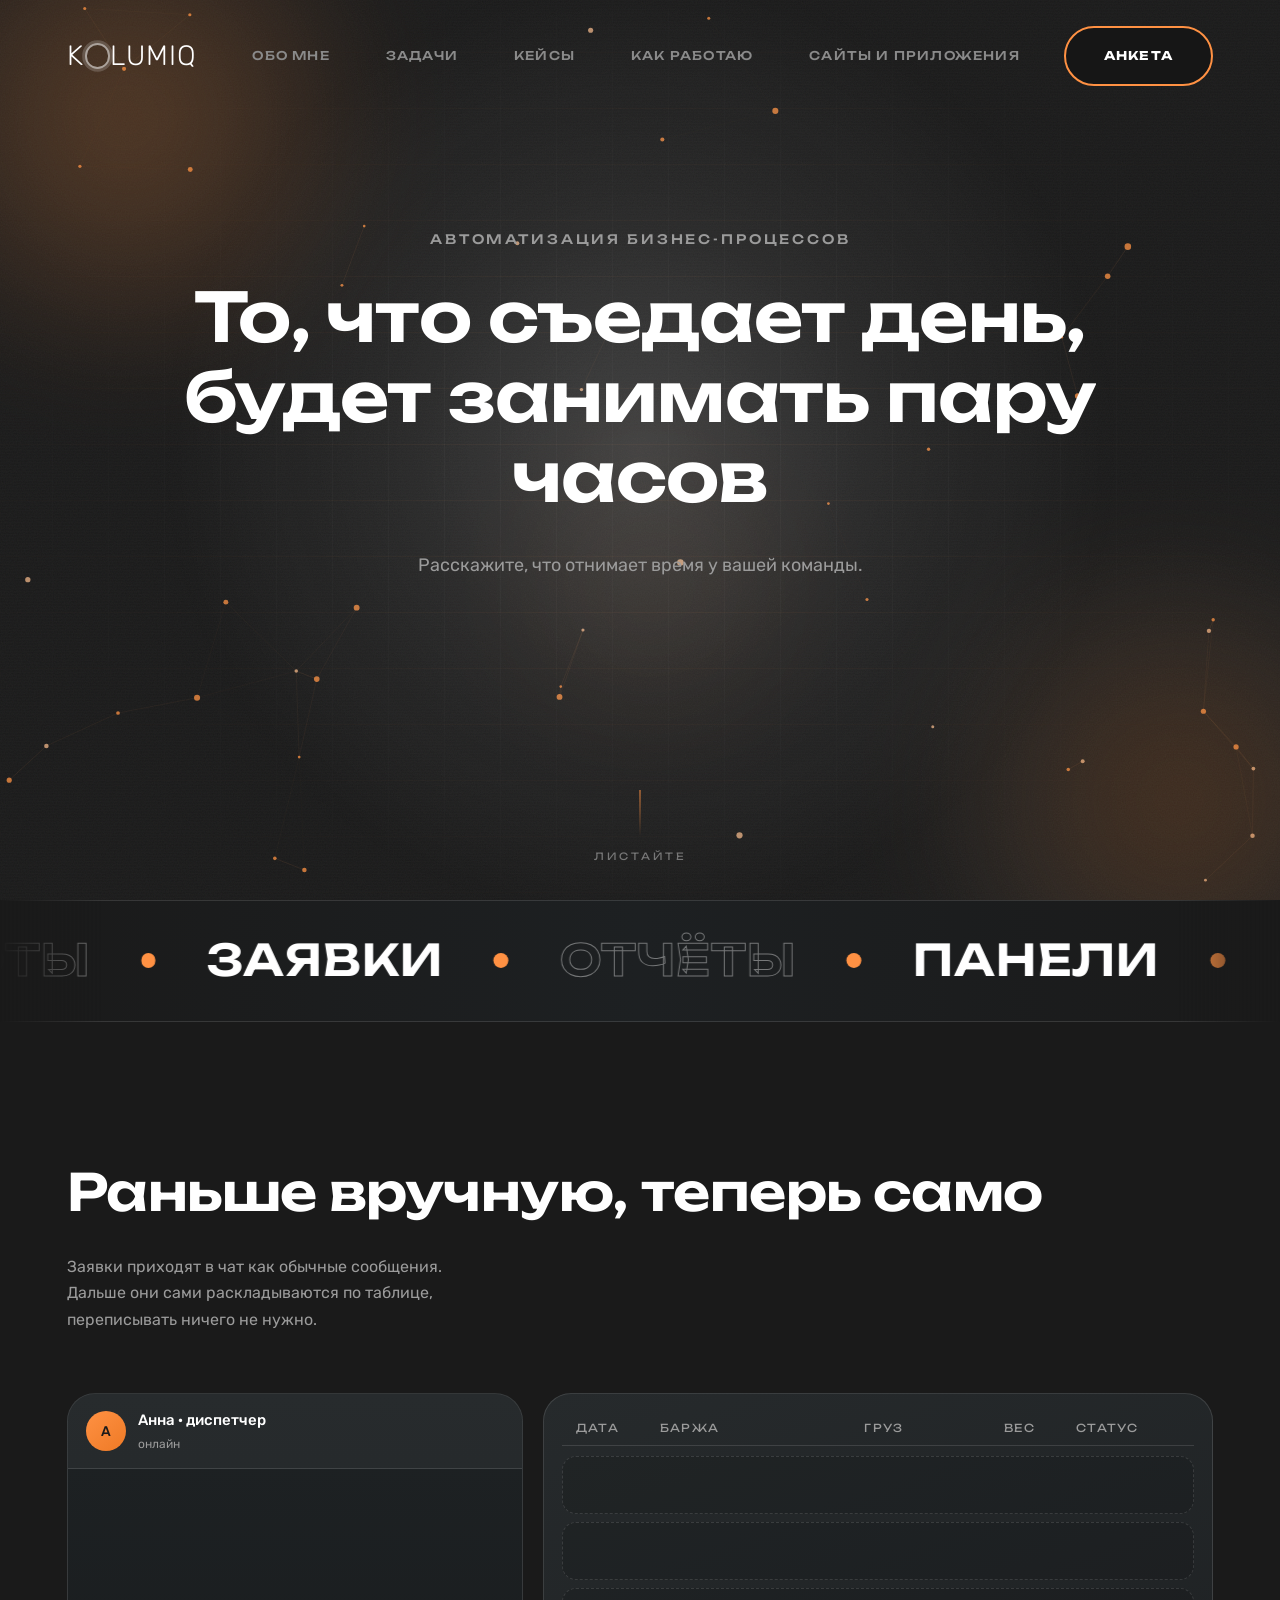
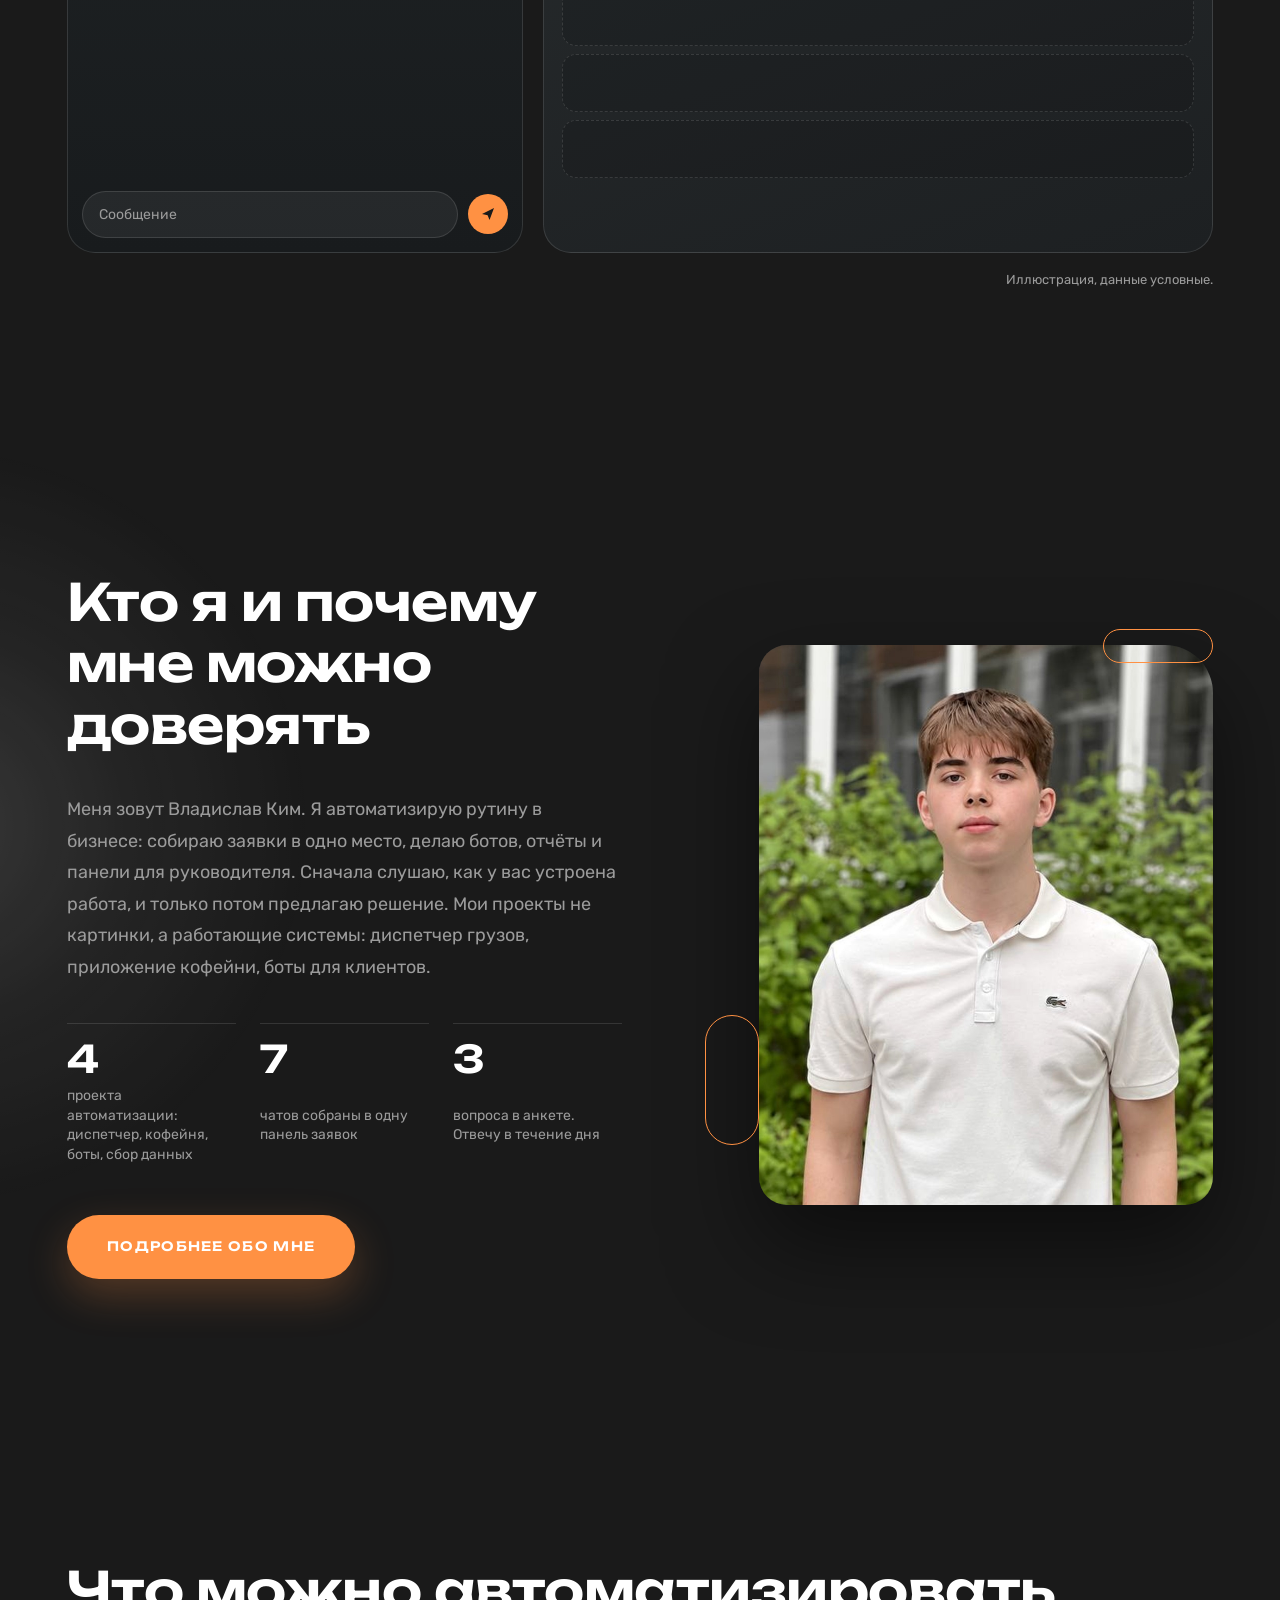
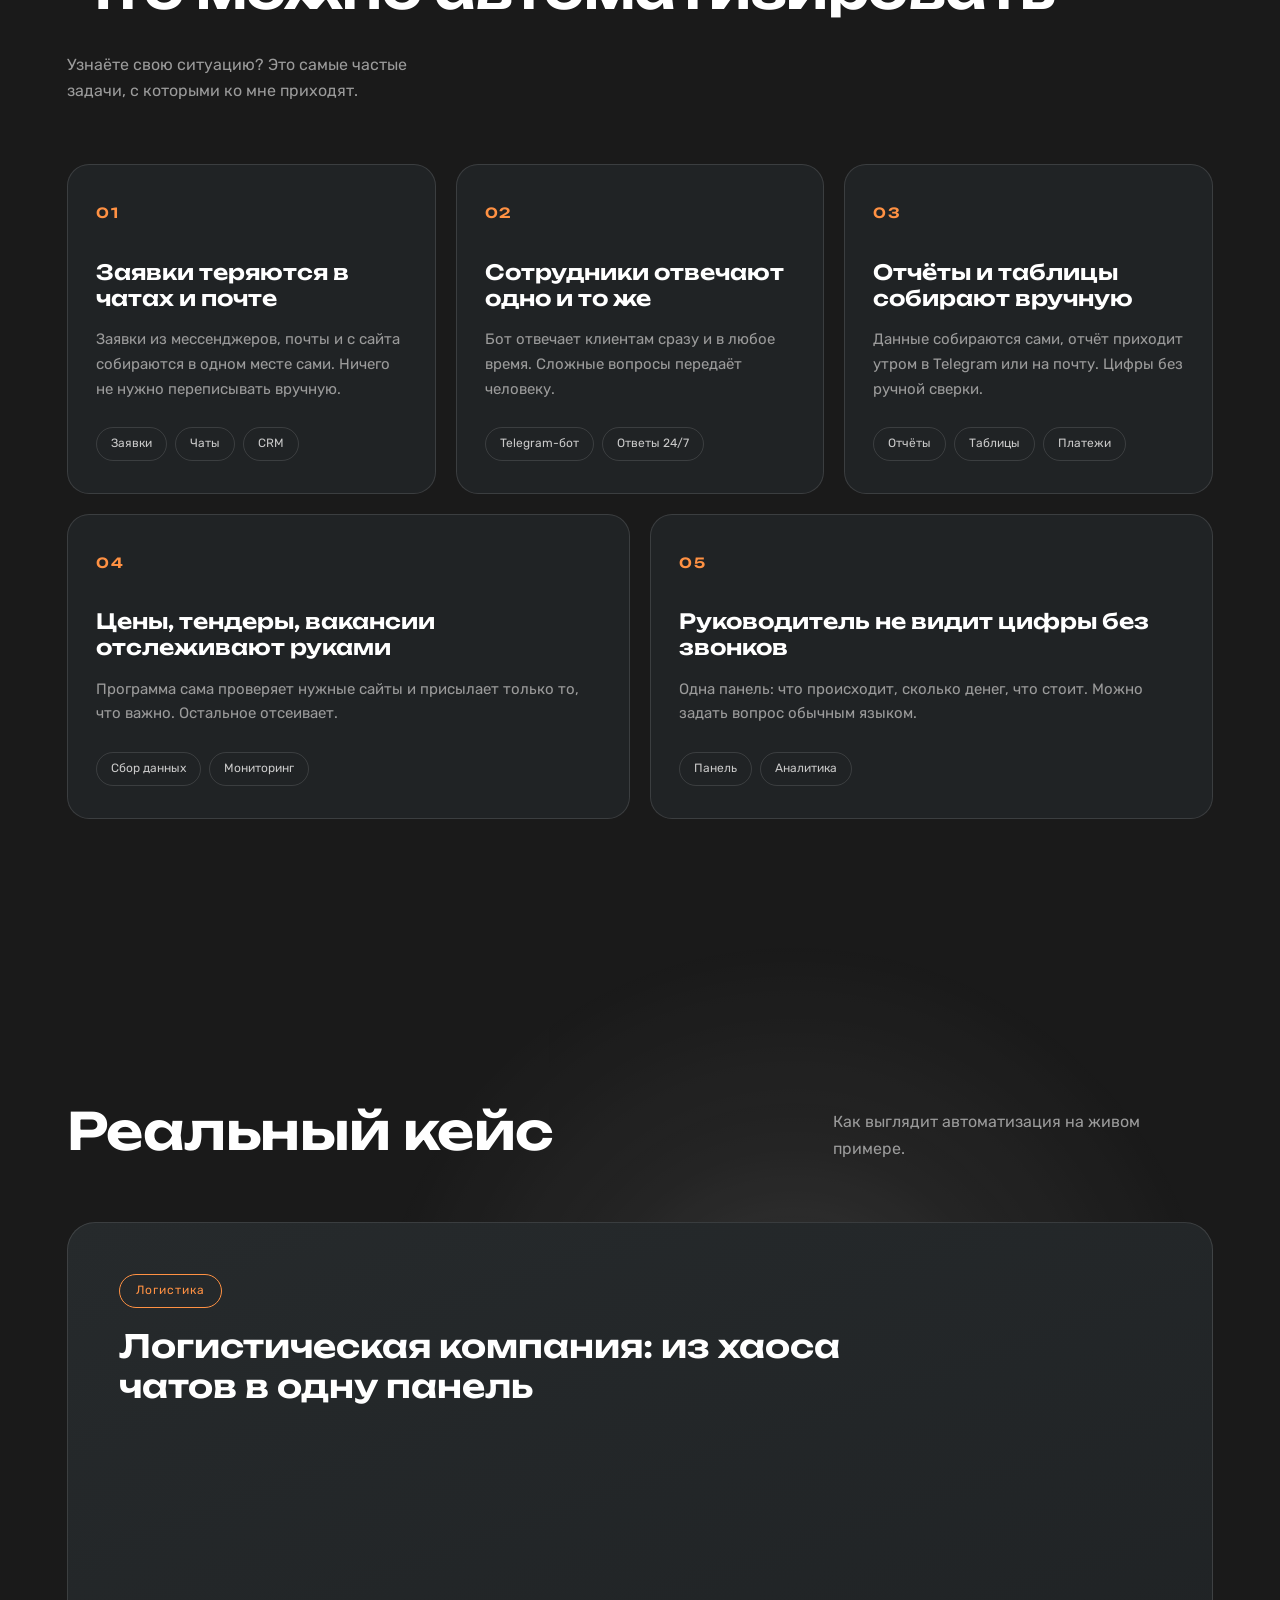
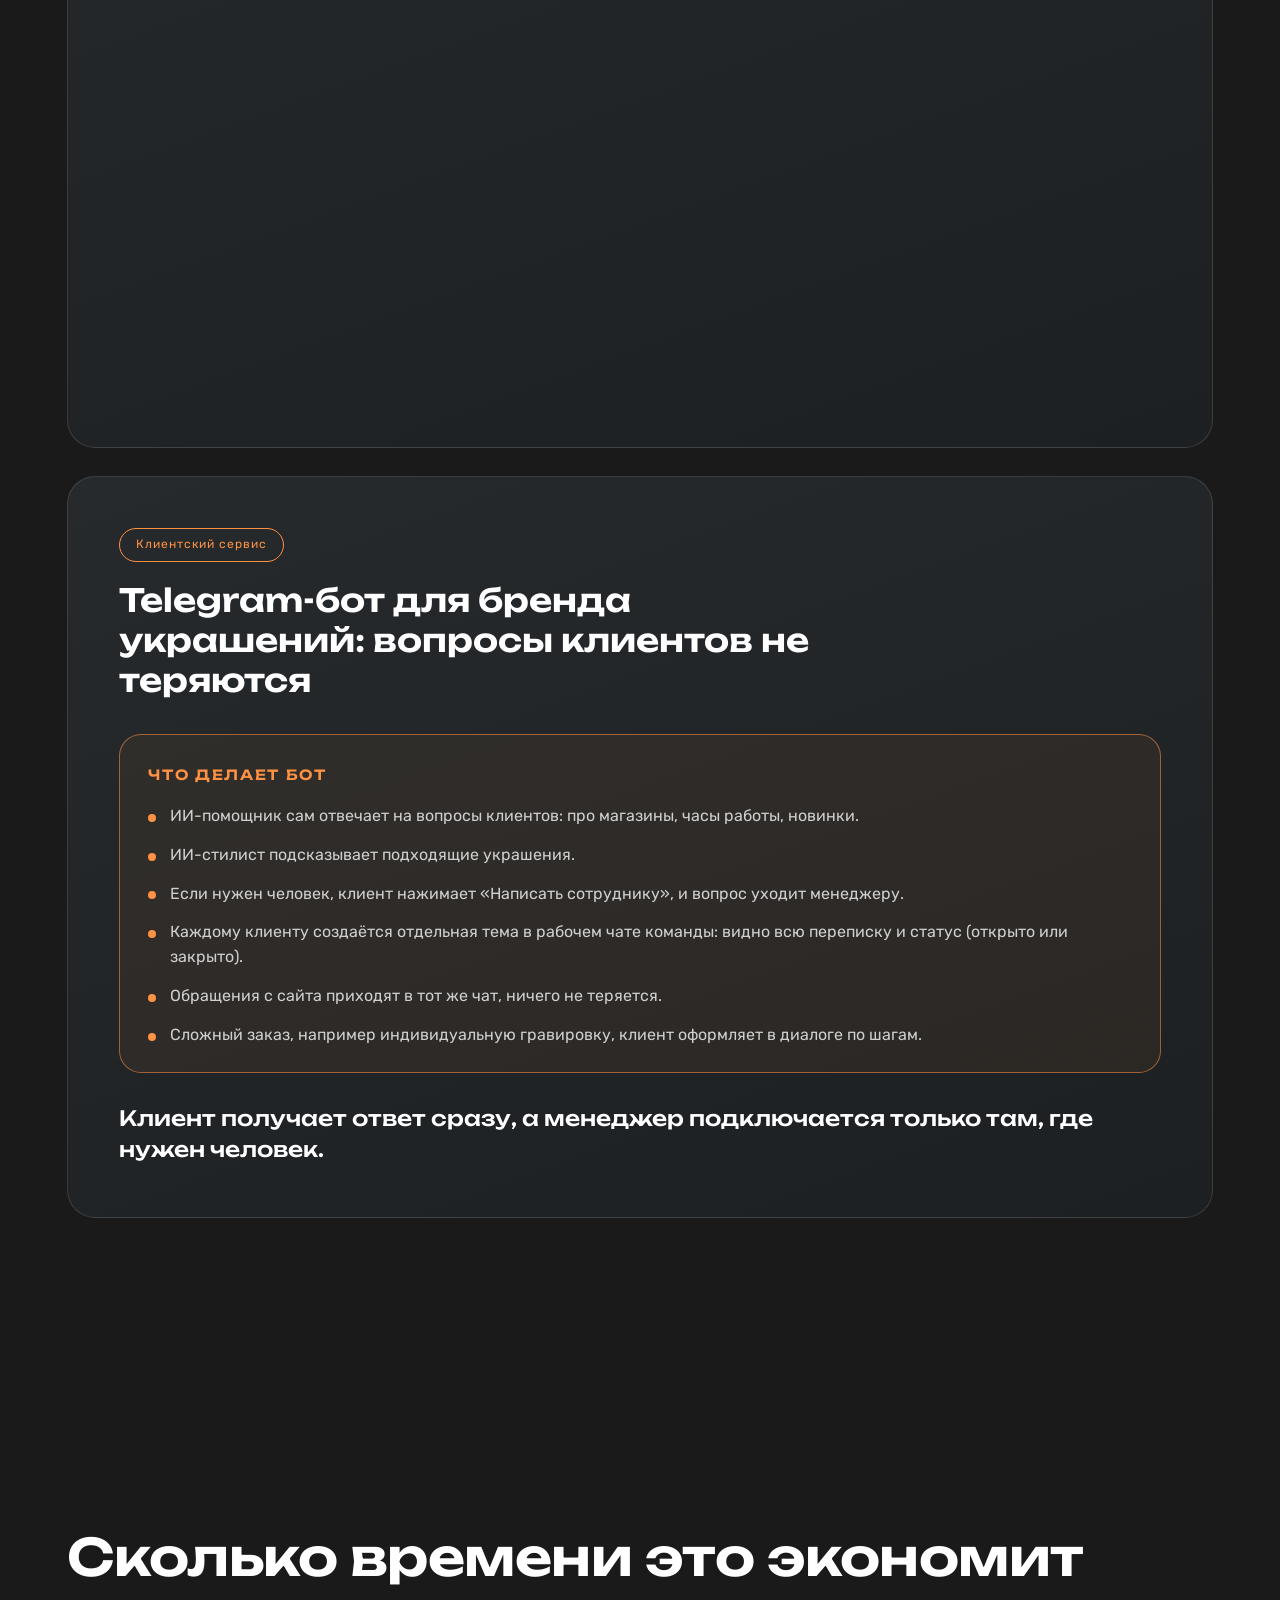
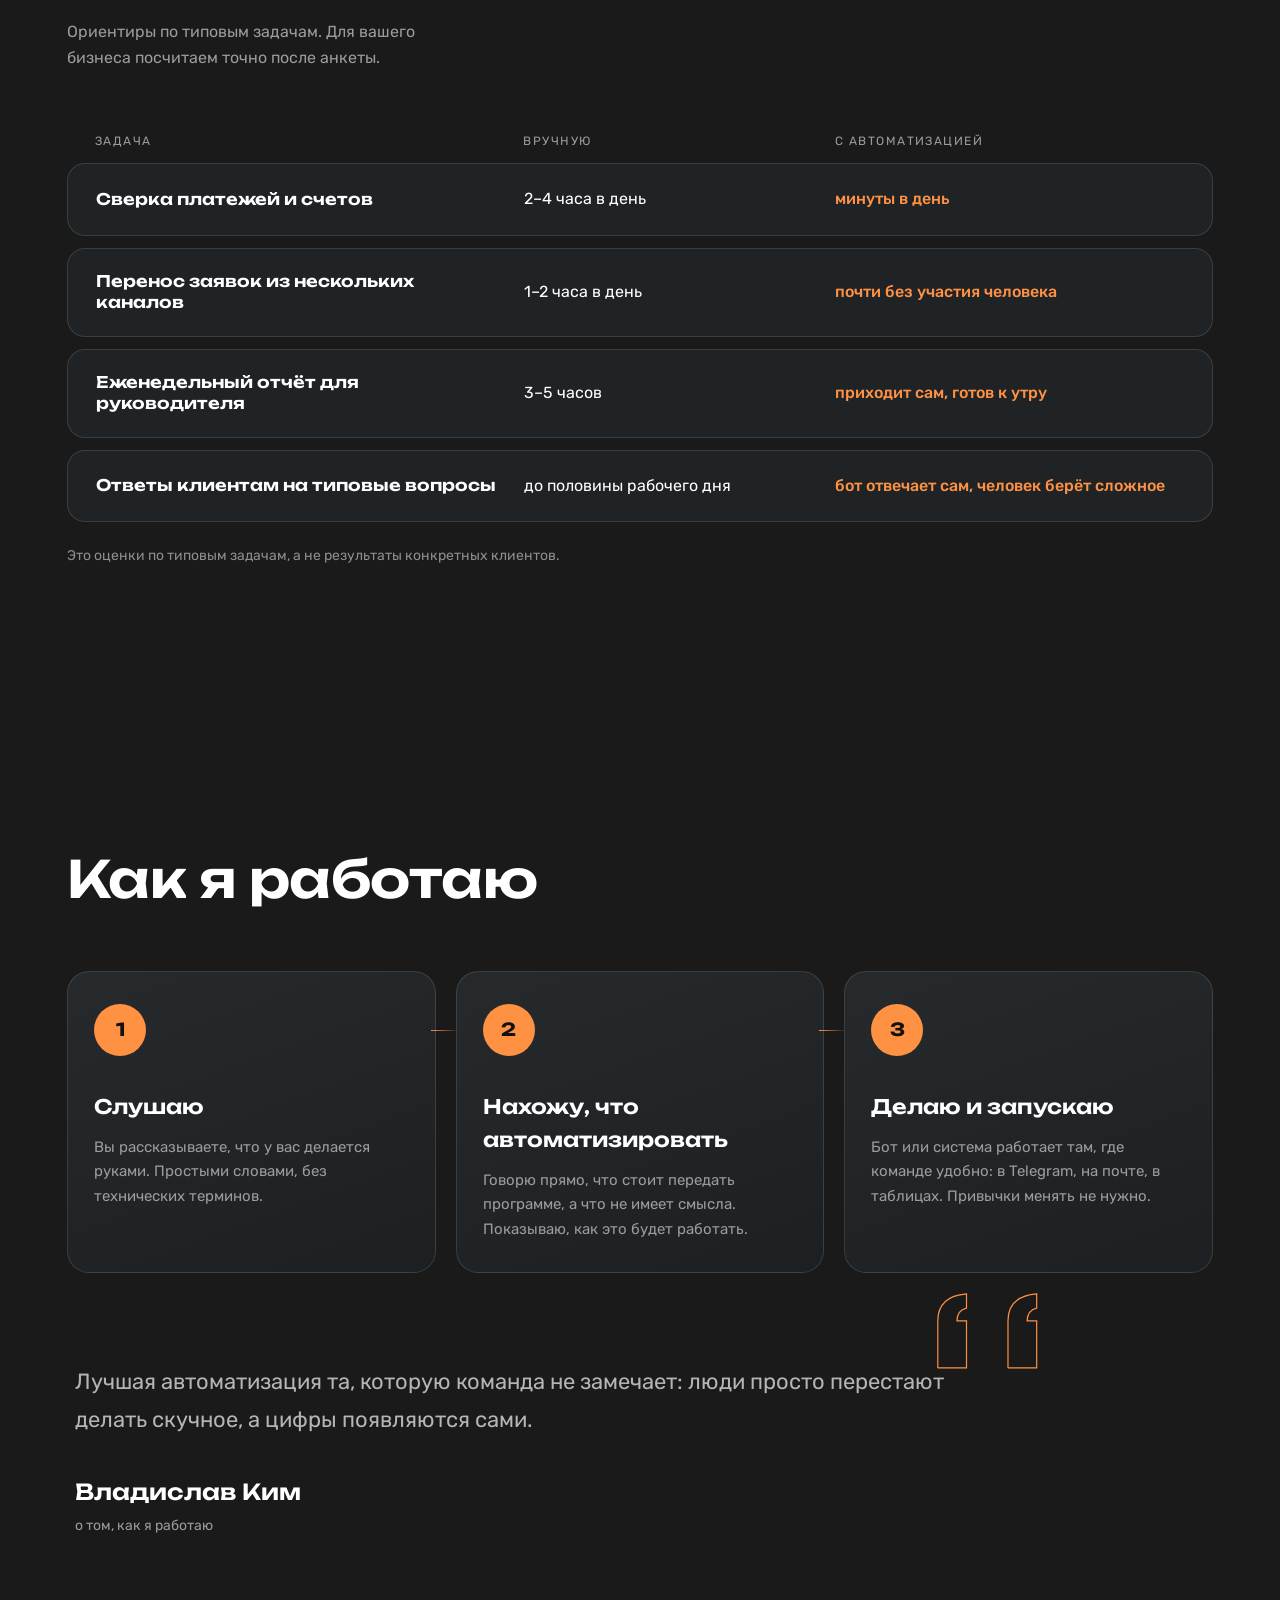
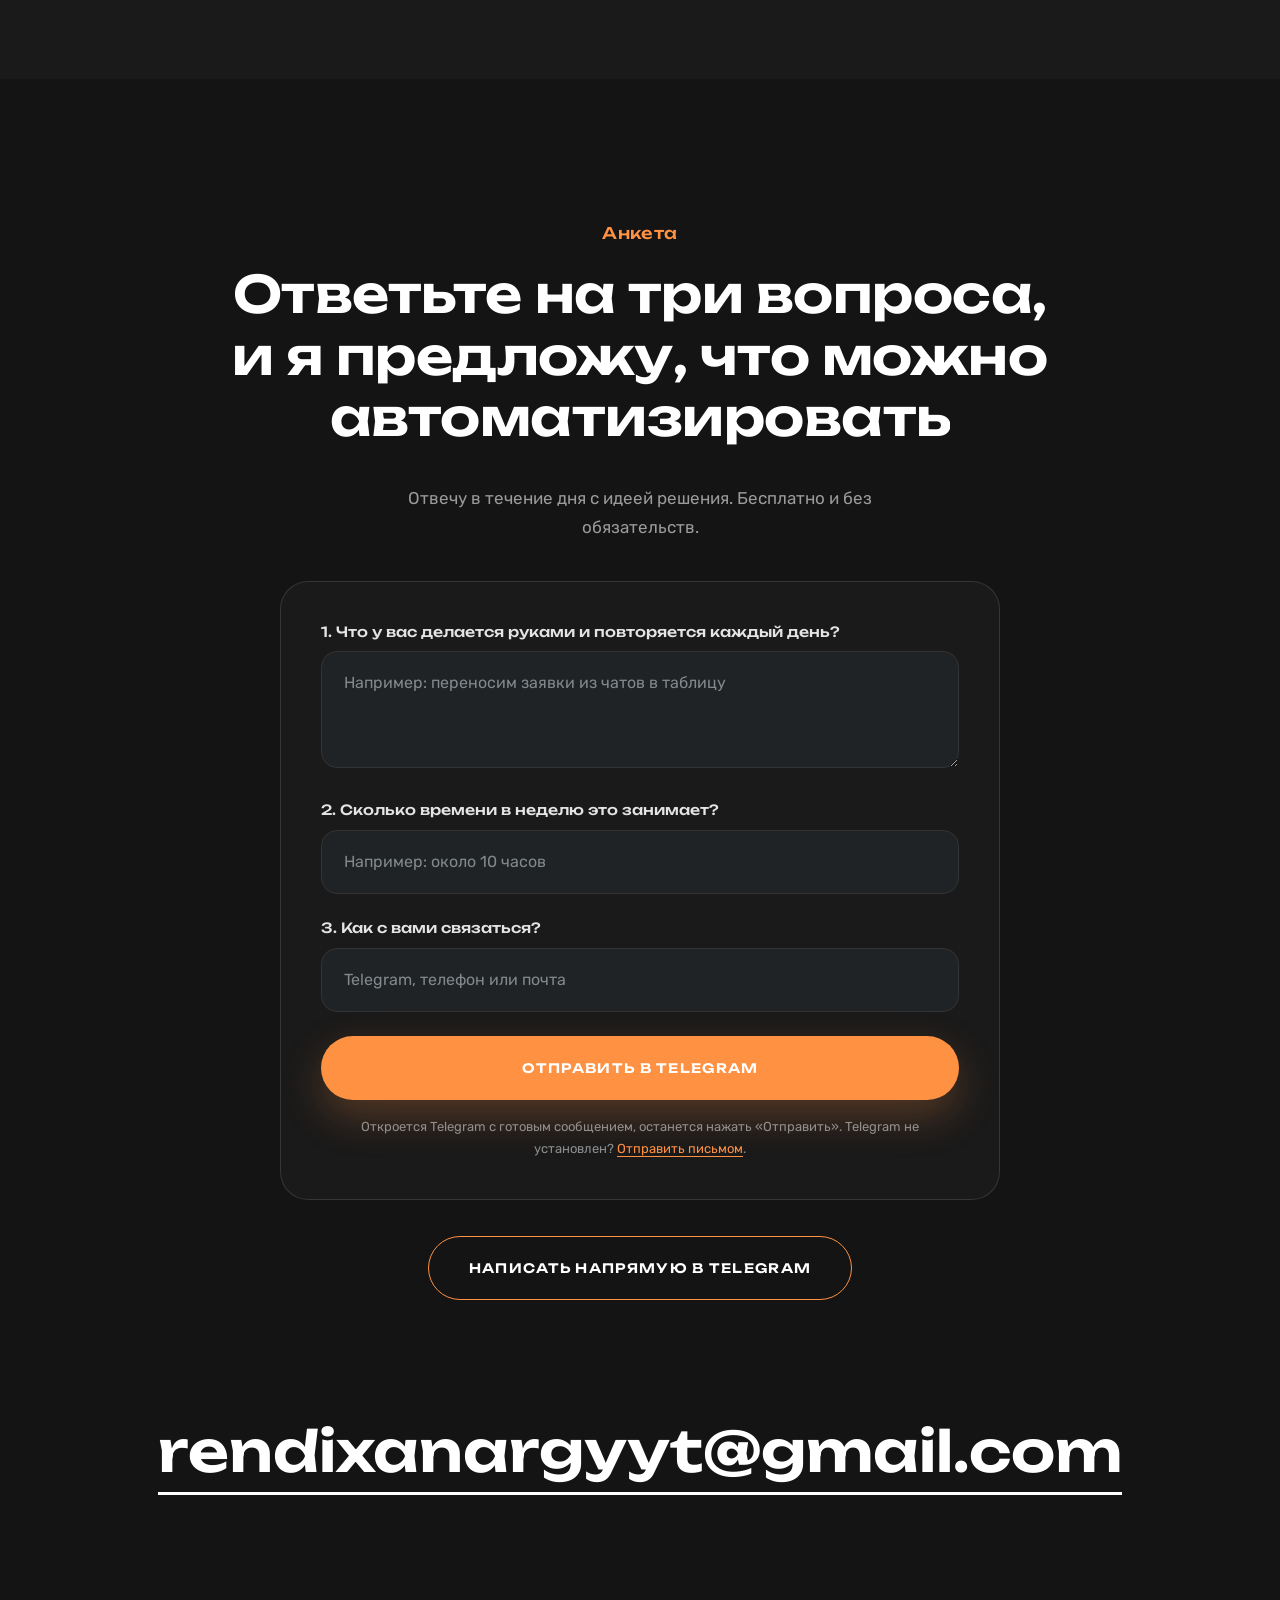
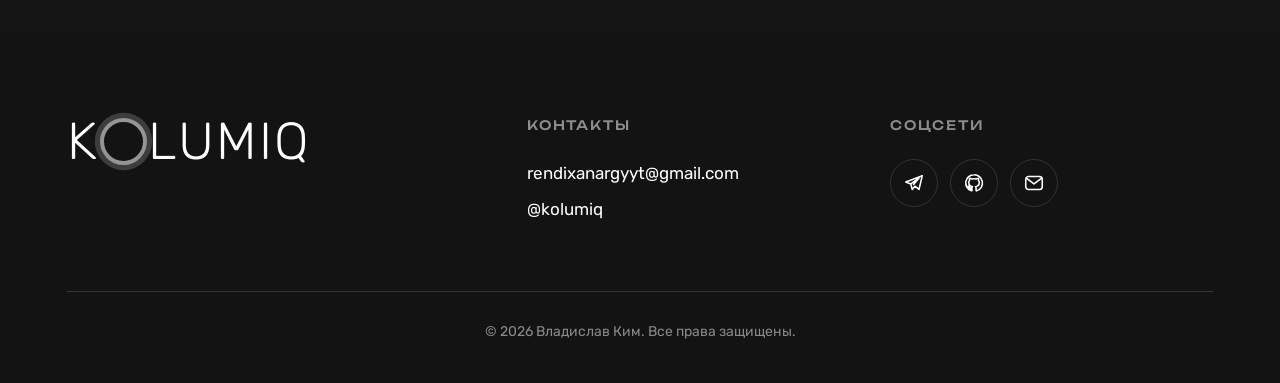
<file: index.html>
<!doctype html>
<html lang="ru">
<head>
  <meta charset="utf-8">
  <meta name="viewport" content="width=device-width, initial-scale=1">
  <meta name="theme-color" content="#1a1a1a">
  <title>Владислав Ким — автоматизация бизнеса</title>
  <meta name="description" content="Владислав Ким: автоматизирую рутину в бизнесе — боты, сбор заявок, отчёты, панели для руководителя. Расскажите о задаче, предложу решение.">
  <meta property="og:title" content="Владислав Ким — автоматизация бизнеса">
  <meta property="og:description" content="Боты, сбор заявок, отчёты и панели для руководителя. То, что съедает день, занимает пару часов.">
  <link rel="icon" href="data:image/svg+xml,%3Csvg xmlns='http://www.w3.org/2000/svg' viewBox='0 0 32 32'%3E%3Crect width='32' height='32' rx='8' fill='%231a1a1a'/%3E%3Ccircle cx='16' cy='16' r='7' fill='none' stroke='%23ff9143' stroke-width='3'/%3E%3C/svg%3E">
  <script>document.documentElement.classList.add('js')</script>
  <link rel="stylesheet" href="css/styles.css?v=20261012a">
  <link rel="stylesheet" href="css/motion.css?v=20261012a">
  <link rel="stylesheet" href="css/bg.css?v=20261024a">
  <link rel="stylesheet" href="css/demo.css?v=20261015f">
  <noscript><style>.loader,.progress,.cursor{display:none!important}body.is-loading{overflow:auto!important}.hdr{transform:none!important}</style></noscript>
</head>
<body class="is-loading">
  <div class="amb" aria-hidden="true"><canvas class="amb-fx" id="ambFx"></canvas><i class="amb-glow amb-a"></i><i class="amb-glow amb-b"></i><i class="amb-glow amb-c"></i><i class="amb-grid"></i><i class="amb-scan"></i><i class="amb-grain"></i></div>
  <div class="loader" id="loader" aria-hidden="true"><div class="ld-in"><span class="ld-ring"></span><span class="ld-txt">KOLUMIQ</span></div><div class="ld-bar"><i></i></div></div>
  <div class="progress" id="progress"><i></i></div>
  <div class="cursor" id="cursor" aria-hidden="true"><i class="c-dot"></i><i class="c-ring"><span class="c-txt"></span></i></div>

  <header class="hdr" id="hdr">
    <div class="hdr-in">
      <a class="logo" href="#top" aria-label="Kolumiq, на главную"><span>K</span><i class="ring"></i><span>LUMIQ</span></a>
      <nav class="nav" id="nav" aria-label="Основное меню">
        <span class="nav-ind" id="navInd"></span>
        <a href="#about" data-nav="about">Обо мне</a>
        <a href="#services" data-nav="services">Задачи</a>
        <a href="#case" data-nav="case">Кейсы</a>
        <a href="#process" data-nav="process">Как работаю</a>
        <a href="sites.html" data-nav="sites">Сайты и приложения</a>
        <a class="pill" href="#contact" data-nav="contact">Анкета</a>
      </nav>
      <button class="burger" id="burger" aria-label="Меню" aria-expanded="false"><i></i><i></i></button>
    </div>
  </header>

  <main id="top">
    <section class="hero" id="hero">
      <div class="glow" id="glow"></div>
      <div class="wrap hero-in">
        <p class="eyebrow" data-split>Автоматизация бизнес-процессов</p>
        <h1 class="h1" id="h1" data-split>То, что съедает день, будет занимать пару часов</h1>
        <p class="hero-p" data-fade>Расскажите, что отнимает время у вашей команды.</p>
        <a class="btn btn-o" href="#contact" data-magnet data-cursor="анкета"><span>Рассказать о задаче</span><svg viewBox="0 0 24 24" aria-hidden="true"><path d="M4 12h15M13 6l6 6-6 6"/></svg></a>
      </div>
      <div class="scroll-cue" aria-hidden="true"><i></i><span>листайте</span></div>
    </section>

    <div class="marquee" id="marquee" aria-hidden="true"><div class="mq-track" id="mqTrack"><div class="mq-set"><span>Боты</span><span>Заявки</span><span>Отчёты</span><span>Панели</span><span>Сбор данных</span><span>Интеграции</span><span>Автоматизация</span></div><div class="mq-set"><span>Боты</span><span>Заявки</span><span>Отчёты</span><span>Панели</span><span>Сбор данных</span><span>Интеграции</span><span>Автоматизация</span></div></div></div>

    <section class="demo sec" id="demo">
      <div class="wrap">
        <div class="sec-hd"><h2 class="h2" data-split>Раньше вручную, теперь само</h2><p class="sec-p" data-fade>Заявки приходят в чат как обычные сообщения. Дальше они сами раскладываются по таблице, переписывать ничего не нужно.</p></div>
        <div class="demo-stage" id="demoStage">
          <div class="dm-chat" id="dmChat" aria-label="Чат с заявками"></div>
          <div class="dm-table" id="dmTable" aria-label="Таблица заявок"></div>
        </div>
        <p class="demo-note" data-fade>Иллюстрация, данные условные.</p>
        <noscript><p>Заявки из чата сами попадают в таблицу: дата, баржа, груз, вес, статус.</p></noscript>
      </div>
    </section>

    <section class="about sec" id="about">
      <div class="glow g2"></div>
      <div class="wrap about-grid">
        <div class="about-t">
          <h2 class="h2" data-split>Кто я и почему мне можно доверять</h2>
          <p data-fade>Меня зовут Владислав Ким. Я автоматизирую рутину в бизнесе: собираю заявки в одно место, делаю ботов, отчёты и панели для руководителя. Сначала слушаю, как у вас устроена работа, и только потом предлагаю решение. Мои проекты не картинки, а работающие системы: диспетчер грузов, приложение кофейни, боты для клиентов.</p>
          <div class="stats" id="stats"></div>
          <a class="btn btn-o" href="#" id="aboutMore" data-magnet data-cursor="открыть"><span>Подробнее обо мне</span></a>
        </div>
        <div class="about-ph" data-reveal-r>
          <div class="ph-card" id="phCard"><img class="ph-img" src="assets/img/portrait.jpg" alt="Владислав Ким" width="908" height="1120" loading="lazy"></div>
          <i class="out out-a"></i><i class="out out-b"></i>
        </div>
      </div>
    </section>

    <section class="services sec" id="services">
      <div class="wrap">
        <div class="sec-hd"><h2 class="h2" data-split>Что можно автоматизировать</h2><p class="sec-p" data-fade>Узнаёте свою ситуацию? Это самые частые задачи, с которыми ко мне приходят.</p></div>
        <div class="svc-grid" id="svcGrid"></div>
        <noscript><p>Сбор заявок, боты для клиентов, отчёты, мониторинг сайтов, панель для руководителя.</p></noscript>
      </div>
    </section>

    <section class="case-sec sec" id="case">
      <div class="glow g3"></div>
      <div class="wrap">
        <div class="sec-hd"><h2 class="h2" data-split>Реальный кейс</h2><p class="sec-p" data-fade>Как выглядит автоматизация на живом примере.</p></div>
        <article class="cs" id="csBox"></article>
        <article class="cs" id="csBox2"></article>
      </div>
    </section>

    <section class="time sec" id="time">
      <div class="wrap">
        <div class="sec-hd"><h2 class="h2" data-split>Сколько времени это экономит</h2><p class="sec-p" data-fade>Ориентиры по типовым задачам. Для вашего бизнеса посчитаем точно после анкеты.</p></div>
        <div class="est" id="estBox"></div>
        <p class="est-note" data-fade>Это оценки по типовым задачам, а не результаты конкретных клиентов.</p>
      </div>
    </section>

    <section class="process sec" id="process">
      <div class="wrap">
        <div class="sec-hd"><h2 class="h2" data-split>Как я работаю</h2></div>
        <div class="step-grid" id="stepGrid"></div>
        <figure class="quote" id="quote"><svg class="q-ic" viewBox="0 0 163 95" aria-hidden="true"><path d="M1 94V35C1 16 12 3 37 1v18c-8 2-12 8-12 16h12v59H1Zm88 0V35C89 16 100 3 125 1v18c-8 2-12 8-12 16h12v59H89Z" /></svg><blockquote data-fade></blockquote><figcaption></figcaption></figure>
      </div>
    </section>

    <section class="contact sec" id="contact">
      <div class="wrap">
        <p class="eyebrow o" data-fade>Анкета</p>
        <h2 class="h2 c-h" data-split>Ответьте на три вопроса, и я предложу, что можно автоматизировать</h2>
        <p class="c-p" data-fade>Отвечу в течение дня с идеей решения. Бесплатно и без обязательств.</p>
        <form class="form" id="form" novalidate>
          <label class="fld"><span class="q">1. Что у вас делается руками и повторяется каждый день?</span><textarea name="task" rows="3" placeholder="Например: переносим заявки из чатов в таблицу"></textarea><span class="err"></span></label>
          <label class="fld"><span class="q">2. Сколько времени в неделю это занимает?</span><input name="time" placeholder="Например: около 10 часов" autocomplete="off"><span class="err"></span></label>
          <label class="fld"><span class="q">3. Как с вами связаться?</span><input name="contact" placeholder="Telegram, телефон или почта" autocomplete="off"><span class="err"></span></label>
          <button class="btn btn-o" type="submit" data-magnet data-cursor="Telegram"><span>Отправить в Telegram</span></button>
          <p class="f-note">Откроется Telegram с готовым сообщением, останется нажать «Отправить». Telegram не установлен? <a class="f-alt" id="altMail" href="#">Отправить письмом</a>.</p>
        </form>
        <div class="c-actions" data-fade>
          <a class="btn btn-ghost" id="tgBtn" target="_blank" rel="noopener" data-magnet data-cursor="Telegram"><span>Написать напрямую в Telegram</span></a>
        </div>
        <a class="mail" id="mail" href="#" data-cursor="копировать"><span class="mail-t"></span><i></i></a>
      </div>
    </section>
  </main>

  <footer class="ftr">
    <div class="wrap">
      <div class="f-grid">
        <a class="logo big" href="#top" aria-label="На главную"><span>K</span><i class="ring"></i><span>LUMIQ</span></a>
        <div class="f-col"><h4>Контакты</h4><p><a id="fMail" href="#"></a></p><p><a id="fTg" href="#" target="_blank" rel="noopener"></a></p></div>
        <div class="f-col"><h4>Соцсети</h4><div class="soc" id="soc"></div></div>
      </div>
      <div class="f-line"></div>
      <p class="copy">© 2026 Владислав Ким. Все права защищены.</p>
    </div>
  </footer>

  <div class="modal" id="modal" aria-hidden="true"><div class="m-bd" data-close></div><div class="m-box" role="dialog" aria-modal="true" aria-label="Подробности" id="mBox"><button class="m-x" data-close aria-label="Закрыть"><svg viewBox="0 0 24 24"><path d="M5 5l14 14M19 5 5 19"/></svg></button><div class="m-body" id="mBody"></div></div></div>
  <div class="toast" id="toast" role="status"></div>

  <script src="assets/js/lenis.min.js"></script>
  <script src="js/data.js?v=20261025a"></script>
  <script src="js/app.js?v=20261012a"></script>
  <script src="js/fx.js?v=20261012a"></script>
  <script src="js/bg.js?v=20261024b"></script>
  <script src="js/demo.js?v=20261015f"></script>
</body>
</html>
</file>
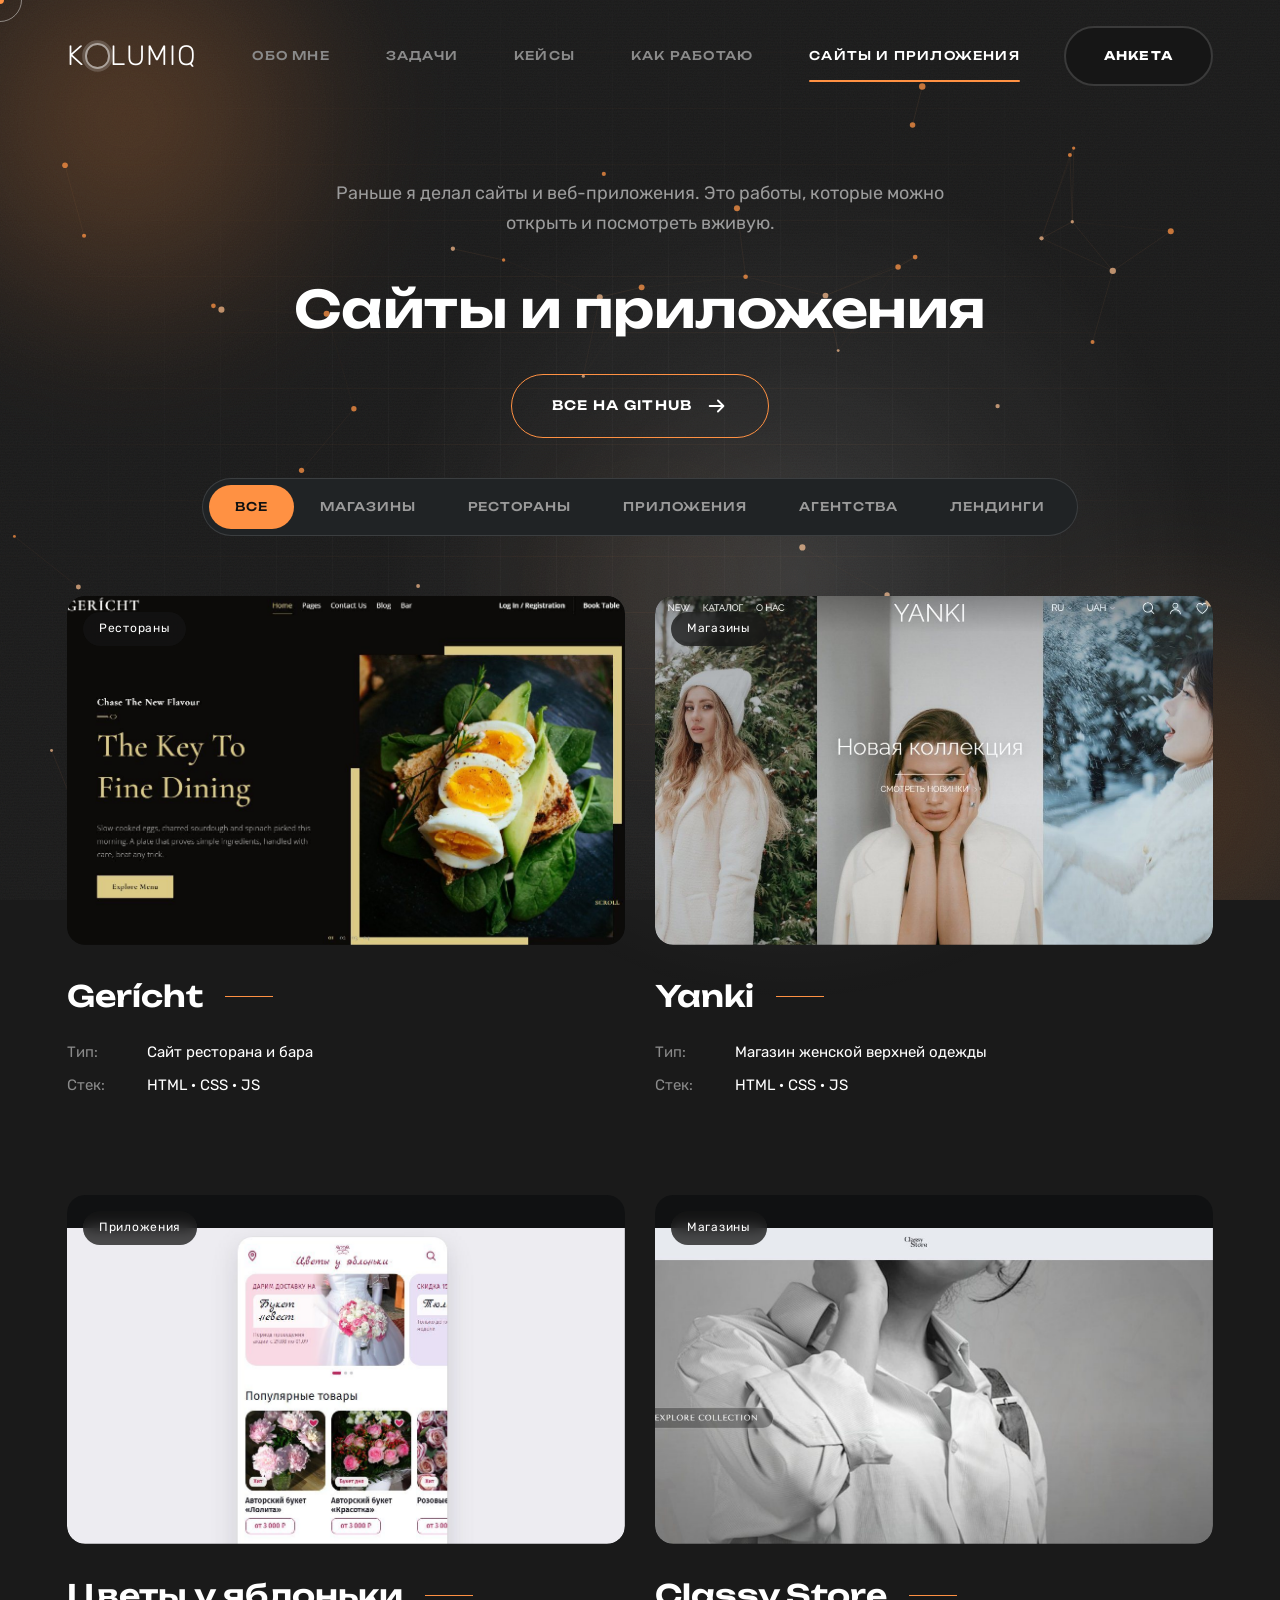
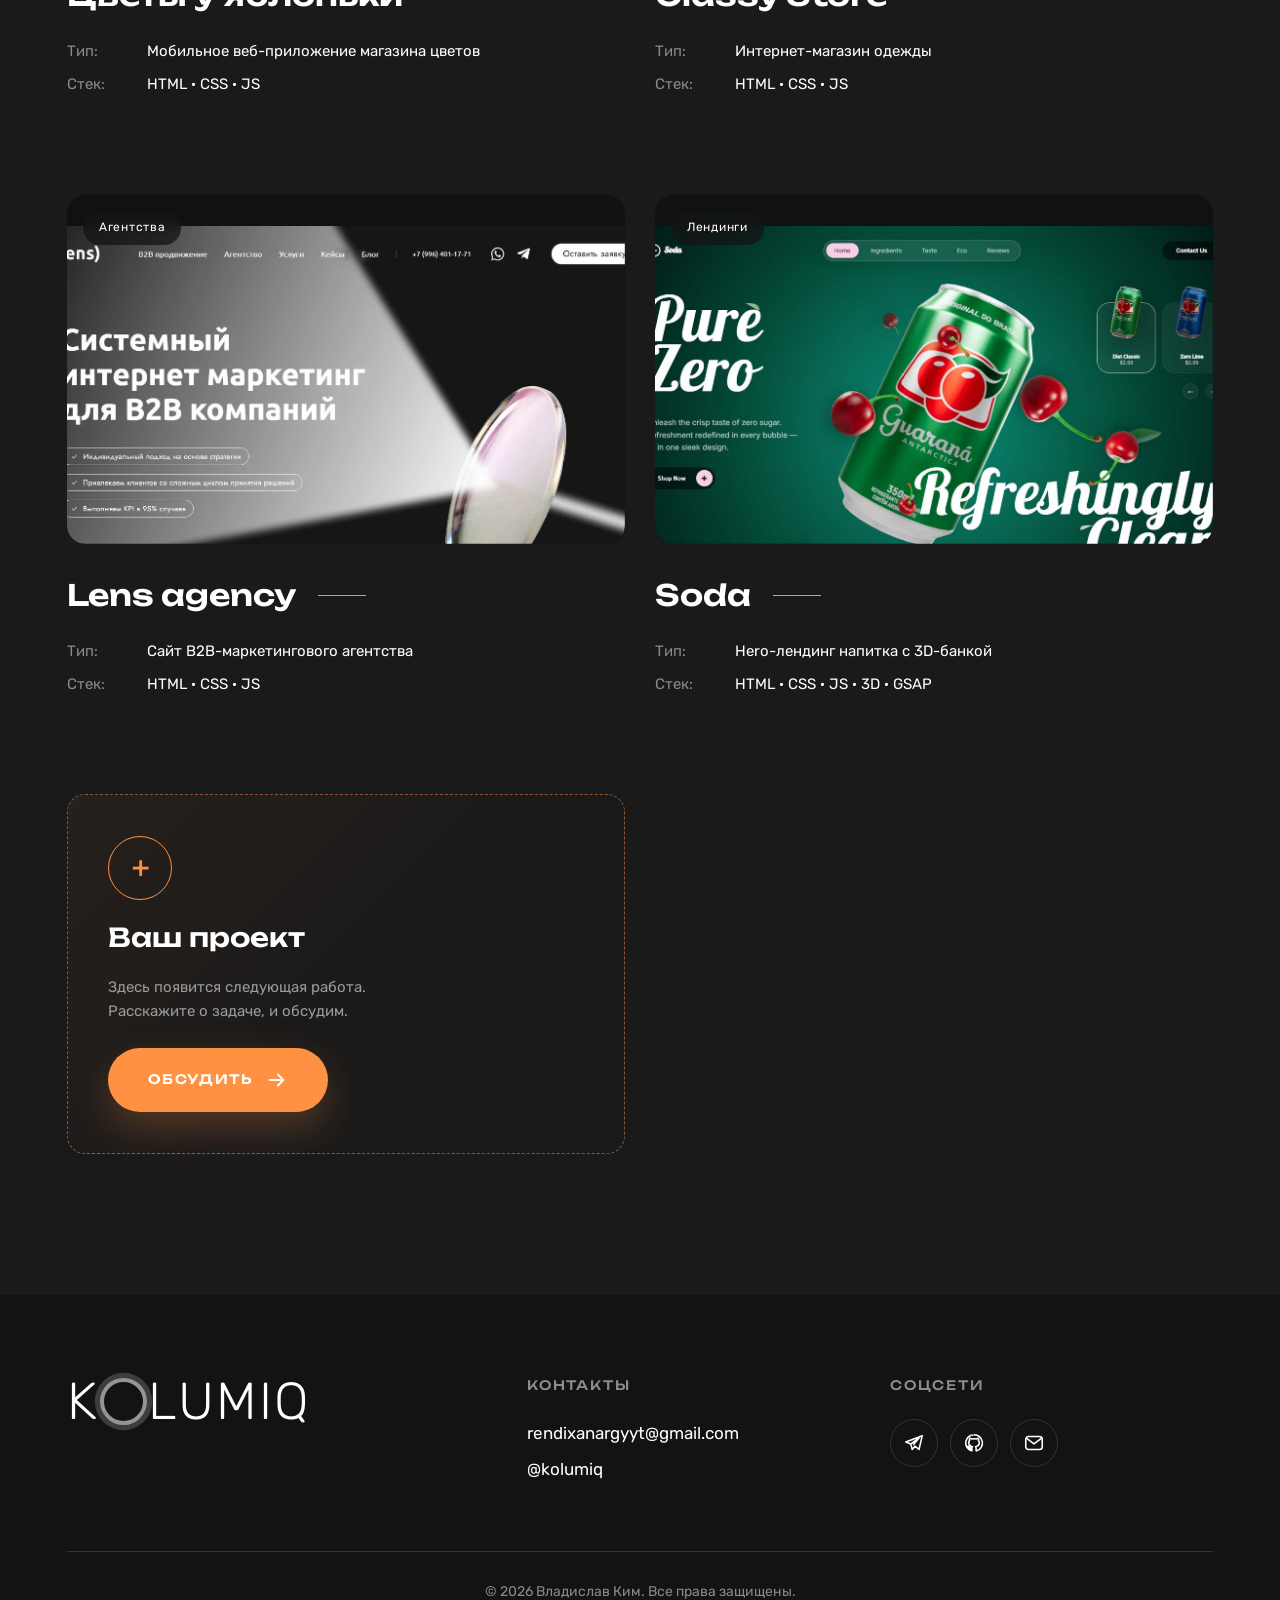
<file: sites.html>
<!doctype html>
<html lang="ru">
<head>
  <meta charset="utf-8">
  <meta name="viewport" content="width=device-width, initial-scale=1">
  <meta name="theme-color" content="#1a1a1a">
  <title>Сайты и приложения — Владислав Ким</title>
  <meta name="description" content="Сайты и веб-приложения, которые я разработал: рестораны, магазины, мобильные приложения. С живыми примерами.">
  <meta property="og:title" content="Сайты и приложения — Владислав Ким">
  <meta property="og:description" content="Сайты и веб-приложения с живыми примерами.">
  <link rel="icon" href="data:image/svg+xml,%3Csvg xmlns='http://www.w3.org/2000/svg' viewBox='0 0 32 32'%3E%3Crect width='32' height='32' rx='8' fill='%231a1a1a'/%3E%3Ccircle cx='16' cy='16' r='7' fill='none' stroke='%23ff9143' stroke-width='3'/%3E%3C/svg%3E">
  <script>document.documentElement.classList.add('js')</script>
  <link rel="stylesheet" href="css/styles.css?v=20261012a">
  <link rel="stylesheet" href="css/motion.css?v=20261012a">
  <link rel="stylesheet" href="css/bg.css?v=20261024a">
  <noscript><style>.loader,.progress,.cursor{display:none!important}body.is-loading{overflow:auto!important}.hdr{transform:none!important}</style></noscript>
</head>
<body class="is-loading">
  <div class="amb" aria-hidden="true"><canvas class="amb-fx" id="ambFx"></canvas><i class="amb-glow amb-a"></i><i class="amb-glow amb-b"></i><i class="amb-glow amb-c"></i><i class="amb-grid"></i><i class="amb-scan"></i><i class="amb-grain"></i></div>
  <div class="loader" id="loader" aria-hidden="true"><div class="ld-in"><span class="ld-ring"></span><span class="ld-txt">KOLUMIQ</span></div><div class="ld-bar"><i></i></div></div>
  <div class="progress" id="progress"><i></i></div>
  <div class="cursor" id="cursor" aria-hidden="true"><i class="c-dot"></i><i class="c-ring"><span class="c-txt"></span></i></div>

  <header class="hdr" id="hdr">
    <div class="hdr-in">
      <a class="logo" href="index.html" aria-label="Kolumiq, на главную"><span>K</span><i class="ring"></i><span>LUMIQ</span></a>
      <nav class="nav" id="nav" aria-label="Основное меню">
        <span class="nav-ind" id="navInd"></span>
        <a href="index.html#about" data-nav="about">Обо мне</a>
        <a href="index.html#services" data-nav="services">Задачи</a>
        <a href="index.html#case" data-nav="case">Кейсы</a>
        <a href="index.html#process" data-nav="process">Как работаю</a>
        <a class="on" href="sites.html" data-nav="sites">Сайты и приложения</a>
        <a class="pill" href="index.html#contact" data-nav="contact">Анкета</a>
      </nav>
      <button class="burger" id="burger" aria-label="Меню" aria-expanded="false"><i></i><i></i></button>
    </div>
  </header>

  <main id="top">
    <section class="works sec sites-top" id="works">
      <div class="glow g3"></div>
      <div class="wrap">
        <p class="sites-lead" data-fade>Раньше я делал сайты и веб-приложения. Это работы, которые можно открыть и посмотреть вживую.</p>
        <div class="sec-hd c"><h2 class="h2" data-split>Сайты и приложения</h2>
          <a class="btn btn-ghost" href="https://github.com/K0lumiQ" target="_blank" rel="noopener" data-magnet data-cursor="GitHub"><span>Все на GitHub</span><svg viewBox="0 0 24 24" aria-hidden="true"><path d="M4 12h15M13 6l6 6-6 6"/></svg></a>
        </div>
        <div class="filters" id="filters" role="tablist" aria-label="Фильтр проектов"><span class="f-ind" id="fInd"></span></div>
        <div class="proj-grid" id="projGrid"></div>
        <noscript><ul class="ns-list"><li><a href="https://k0lumiq.github.io/gericht/">Gerícht: сайт ресторана и бара</a></li><li><a href="https://k0lumiq.github.io/yanki/">Yanki: магазин верхней одежды</a></li><li><a href="https://k0lumiq.github.io/flowers-yablonka/">Цветы у яблоньки: мобильное веб-приложение</a></li><li><a href="https://k0lumiq.github.io/classy-store/">Classy Store: интернет-магазин одежды</a></li><li><a href="https://k0lumiq.github.io/lens-agency/">Lens agency: сайт B2B-агентства</a></li><li><a href="https://k0lumiq.github.io/soda/">Soda: лендинг напитка с 3D-банкой</a></li></ul></noscript>
      </div>
    </section>

  </main>

  <footer class="ftr">
    <div class="wrap">
      <div class="f-grid">
        <a class="logo big" href="index.html" aria-label="На главную"><span>K</span><i class="ring"></i><span>LUMIQ</span></a>
        <div class="f-col"><h4>Контакты</h4><p><a id="fMail" href="#"></a></p><p><a id="fTg" href="#" target="_blank" rel="noopener"></a></p></div>
        <div class="f-col"><h4>Соцсети</h4><div class="soc" id="soc"></div></div>
      </div>
      <div class="f-line"></div>
      <p class="copy">© 2026 Владислав Ким. Все права защищены.</p>
    </div>
  </footer>

  <div class="modal" id="modal" aria-hidden="true"><div class="m-bd" data-close></div><div class="m-box" role="dialog" aria-modal="true" aria-label="Подробности" id="mBox"><button class="m-x" data-close aria-label="Закрыть"><svg viewBox="0 0 24 24"><path d="M5 5l14 14M19 5 5 19"/></svg></button><div class="m-body" id="mBody"></div></div></div>
  <div class="toast" id="toast" role="status"></div>

  <script src="assets/js/lenis.min.js"></script>
  <script src="js/data.js?v=20261025a"></script>
  <script src="js/app.js?v=20261012a"></script>
  <script src="js/fx.js?v=20261012a"></script>
  <script src="js/bg.js?v=20261024b"></script>
</body>
</html>
</file>
<file: css/styles.css>
@import url('fonts.css?v=20261009a');

/* ---------- токены ---------- */
:root {
  --bg: #1a1a1a;
  --bg-2: #262a2c;
  --bg-3: #131313;
  --card: #202325;
  --orange: #ff9143;
  --orange-d: #ee7a26;
  --white: #fff;
  --muted: #9b9b9b;
  --line: rgba(255, 255, 255, .12);
  --r: 22px;
  --head: 'Unbounded', 'Syne', system-ui, sans-serif;
  --body: 'Rubik', system-ui, -apple-system, 'Segoe UI', sans-serif;
  --e: cubic-bezier(.22, .8, .24, 1);
  --e-io: cubic-bezier(.65, 0, .35, 1);
  --spring: cubic-bezier(.34, 1.45, .64, 1);
  --pad: clamp(20px, 5vw, 60px);
}
* { box-sizing: border-box; -webkit-tap-highlight-color: transparent; }
html { scroll-behavior: auto; -webkit-text-size-adjust: 100%; }
html.lenis, html.lenis body { height: auto; }
.lenis.lenis-smooth { scroll-behavior: auto !important; }
.lenis.lenis-stopped { overflow: hidden; }
html, body { overflow-x: clip; max-width: 100%; }
body { margin: 0; font-family: var(--body); font-weight: 400; font-size: 17px; line-height: 1.65; color: var(--white); background: var(--bg); -webkit-font-smoothing: antialiased; overflow-x: hidden; }
img { display: block; max-width: 100%; }
a { color: inherit; text-decoration: none; }
button { font: inherit; color: inherit; background: none; border: 0; padding: 0; cursor: pointer; }
input, textarea { font: inherit; color: inherit; }
h1, h2, h3, h4, p, dl, dd, figure, blockquote { margin: 0; }
ul { margin: 0; padding: 0; list-style: none; }
.wrap { width: min(1146px, calc(100% - var(--pad) * 2)); margin: 0 auto; position: relative; }
.sec { position: relative; padding: clamp(80px, 11vw, 150px) 0; overflow-x: clip; }
.sec > .wrap { z-index: 1; }
::selection { background: var(--orange); color: #111; }
:focus-visible { outline: 2px solid var(--orange); outline-offset: 3px; border-radius: 6px; }
.btn:focus-visible, .pill:focus-visible { outline-offset: 4px; border-radius: 999px; }
.fld input:focus-visible, .fld textarea:focus-visible { outline: 0; }
.ns-list { list-style: none; padding: 0; text-align: center; } .ns-list a { display: inline-block; padding: 8px 0; color: var(--orange); text-decoration: underline; }
.logo { position: relative; z-index: 2; }

/* ---------- типографика ---------- */
.h1 { font-family: var(--head); font-weight: 600; font-size: clamp(34px, 5.3vw, 70px); line-height: 1.18; letter-spacing: -.01em; }
.h2 { font-family: var(--head); font-weight: 600; font-size: clamp(30px, 4vw, 54px); line-height: 1.2; letter-spacing: -.01em; }
.eyebrow { font-family: var(--head); font-weight: 500; font-size: 13px; letter-spacing: .22em; text-transform: uppercase; color: var(--muted); margin-bottom: 26px; }
.eyebrow.o { color: var(--orange); font-size: 16px; letter-spacing: .04em; text-transform: none; margin-bottom: 18px; }
p { color: var(--muted); }

/* ---------- кнопки ---------- */
.btn { position: relative; display: inline-flex; align-items: center; justify-content: center; gap: 14px; min-height: 64px; padding: 0 40px; border-radius: 999px; font-family: var(--head); font-weight: 600; font-size: 13px; letter-spacing: .1em; text-transform: uppercase; overflow: hidden; z-index: 0; isolation: isolate; }
.btn svg { width: 22px; height: 22px; fill: none; stroke: currentColor; stroke-width: 2; stroke-linecap: round; stroke-linejoin: round; flex: none; }
.btn-o { background: var(--orange); color: #fff; box-shadow: 0 16px 40px rgba(255, 145, 67, .25); }
.btn-o::before { content: ''; position: absolute; inset: 0; background: #fff; transform: translateY(101%); border-radius: 50% 50% 0 0 / 40% 40% 0 0; z-index: -1; }
.btn-o:hover { color: #1a1a1a; }
.btn-ghost { border: 1px solid var(--orange); color: #fff; background: transparent; }
.btn-ghost::before { content: ''; position: absolute; inset: 0; background: var(--orange); transform: translateY(101%); border-radius: 50% 50% 0 0 / 40% 40% 0 0; z-index: -1; }
.btn-ghost:hover { color: #1a1a1a; }
.btn.sm { min-height: 48px; padding: 0 26px; }

/* ---------- шапка ---------- */
.hdr { position: fixed; z-index: 70; top: 0; left: 0; right: 0; }
.hdr-in { width: min(1146px, calc(100% - var(--pad) * 2)); height: 112px; margin: 0 auto; display: flex; align-items: center; justify-content: space-between; }
.hdr.solid .hdr-in { height: 78px; }
.logo { display: inline-flex; align-items: center; font-weight: 300; font-size: 28px; letter-spacing: .04em; line-height: 1; color: #fff; }
.logo.big { font-size: clamp(34px, 5vw, 52px); }
.ring { position: relative; display: inline-block; width: .9em; height: .9em; margin: 0 .02em; border-radius: 50%; border: .09em solid rgba(255, 255, 255, .55); box-shadow: 0 0 0 .1em rgba(255, 255, 255, .18); transition: transform .8s var(--e), border-color .4s; }
.logo:hover .ring { transform: rotate(180deg) scale(1.08); border-color: var(--orange); }
.nav { position: relative; display: flex; align-items: center; gap: 12px; }
.nav a { position: relative; padding: 10px 22px; font-family: var(--head); font-weight: 500; font-size: 12px; letter-spacing: .1em; text-transform: uppercase; color: #8a8a8a; transition: color .4s; }
.nav a:hover, .nav a.on { color: #fff; }
.nav a.pill { margin-left: 10px; padding: 18px 38px; border: 2px solid #3a3a3a; border-radius: 999px; background: #161616; color: #fff; font-weight: 700; transition: border-color .4s, background .4s, transform .4s var(--spring); }
.nav a.pill:hover, .nav a.pill.on { border-color: var(--orange); }
.nav-ind { position: absolute; left: 0; bottom: 4px; height: 2px; width: 0; background: var(--orange); border-radius: 2px; pointer-events: none; }
.burger { display: none; width: 48px; height: 48px; border-radius: 50%; background: #222; position: relative; z-index: 2; }
.burger i { position: absolute; left: 14px; right: 14px; height: 2px; background: #fff; border-radius: 2px; transition: transform .5s var(--e), top .5s var(--e); }
.burger i:nth-child(1) { top: 19px; } .burger i:nth-child(2) { top: 27px; }
.burger.open i:nth-child(1) { top: 23px; transform: rotate(45deg); } .burger.open i:nth-child(2) { top: 23px; transform: rotate(-45deg); }

/* ---------- hero ---------- */
.hero { position: relative; min-height: 100vh; min-height: 100svh; display: grid; align-items: center; text-align: center; padding: 140px 0 120px; overflow: hidden; }
.glow { position: absolute; width: 1100px; height: 1100px; left: 50%; top: 50%; margin: -550px 0 0 -550px; border-radius: 50%; background: radial-gradient(circle, rgba(255, 255, 255, .17) 0, rgba(255, 255, 255, .06) 32%, transparent 62%); pointer-events: none; will-change: transform; }
.glow.g2 { left: 0; top: 40%; width: 900px; height: 900px; margin: -450px 0 0 -520px; opacity: .8; }
.glow.g3 { left: 62%; top: 20%; width: 1000px; height: 1000px; margin: -500px 0 0 -500px; opacity: .8; }
.hero-in { display: flex; flex-direction: column; align-items: center; }
.hero .h1 { max-width: 920px; }
.hero-p { max-width: 560px; margin: 34px 0 46px; font-size: 18px; }
.scroll-cue { position: absolute; left: 50%; bottom: 36px; transform: translateX(-50%); display: flex; flex-direction: column; align-items: center; gap: 12px; font-family: var(--head); font-size: 10px; letter-spacing: .3em; text-transform: uppercase; color: #777; }
.scroll-cue i { width: 1px; height: 46px; background: linear-gradient(var(--orange), transparent); }

/* ---------- about ---------- */
.about { overflow: hidden; }
.about-grid { display: grid; grid-template-columns: 1.05fr .95fr; gap: clamp(40px, 7vw, 100px); align-items: center; }
.about-t .h2 { margin-bottom: 38px; }
.about-t > p { font-size: 18px; line-height: 1.75; margin-bottom: 40px; max-width: 600px; }
.stats { display: grid; grid-template-columns: 1fr 1fr; gap: 28px 24px; margin-bottom: 50px; max-width: 560px; }
.stat { display: grid; grid-template-columns: auto auto 1fr; align-items: baseline; gap: 0 2px; padding-top: 16px; border-top: 1px solid var(--line); }
.stat b { font-family: var(--head); font-weight: 600; font-size: 38px; line-height: 1; color: #fff; }
.stat i { font-style: normal; font-family: var(--head); font-size: 24px; color: var(--orange); }
.stat span { grid-column: 1 / -1; margin-top: 8px; font-size: 14px; color: var(--muted); line-height: 1.4; }
.about-ph { position: relative; justify-self: end; width: min(100%, 454px); }
.ph-card { position: relative; aspect-ratio: 454 / 560; border-radius: 28px 48px 28px 28px; overflow: hidden; background: radial-gradient(120% 90% at 30% 20%, #3a3f42, #1d2022 60%, #141516); box-shadow: 0 40px 90px rgba(0, 0, 0, .5); }
.ph-in { position: absolute; inset: 0; display: grid; place-items: center; align-content: center; gap: 12px; }
.ph-mono { font-family: var(--head); font-weight: 700; font-size: clamp(80px, 11vw, 150px); line-height: 1; letter-spacing: -.04em; background: linear-gradient(135deg, #fff, #8a8f93); -webkit-background-clip: text; background-clip: text; color: transparent; }
.ph-img { position: absolute; inset: 0; width: 100%; height: 100%; object-fit: cover; object-position: 50% 30%; display: block; }
.ph-hint { font-size: 12px; letter-spacing: .24em; text-transform: uppercase; color: #6b7073; }
.out { position: absolute; border: 1px solid var(--orange); pointer-events: none; }
.out-a { right: 0; top: -16px; width: 110px; height: 34px; border-radius: 999px; }
.out-b { left: -54px; bottom: 60px; width: 54px; height: 130px; border-radius: 999px 999px 999px 999px; }

/* ---------- services ---------- */
.sec-hd { display: flex; align-items: flex-end; justify-content: space-between; gap: 30px; flex-wrap: wrap; margin-bottom: 60px; }
.sec-hd.c { align-items: center; flex-direction: column; text-align: center; gap: 34px; margin-bottom: 40px; }
.sec-p { max-width: 380px; font-size: 16px; }
.svc-grid { display: grid; grid-template-columns: repeat(4, 1fr); gap: 20px; }
.svc { position: relative; overflow: hidden; padding: 36px 28px 32px; border-radius: var(--r); background: var(--card); border: 1px solid var(--line); min-height: 380px; display: flex; flex-direction: column; transform-style: preserve-3d; }
.svc-n { font-family: var(--head); font-weight: 600; font-size: 14px; letter-spacing: .12em; color: var(--orange); margin-bottom: 54px; }
.svc h3 { font-family: var(--head); font-weight: 600; font-size: 21px; line-height: 1.25; margin-bottom: 16px; }
.svc p { font-size: 15px; line-height: 1.65; margin-bottom: 26px; }
.tags { display: flex; flex-wrap: wrap; gap: 8px; margin-top: auto; }
.tags span { padding: 6px 14px; border: 1px solid var(--line); border-radius: 999px; font-size: 12px; color: #c9c9c9; }
.svc-glow { position: absolute; inset: 0; background: radial-gradient(260px circle at var(--mx, 50%) var(--my, 0%), rgba(255, 145, 67, .2), transparent 70%); opacity: 0; transition: opacity .5s; pointer-events: none; }
.svc:hover .svc-glow { opacity: 1; }

/* ---------- works ---------- */
.filters { position: relative; display: flex; justify-content: center; width: fit-content; margin: 0 auto 60px; padding: 6px; border-radius: 999px; background: #202325; border: 1px solid var(--line); }
.filters button { position: relative; z-index: 1; padding: 12px 26px; border-radius: 999px; font-family: var(--head); font-weight: 500; font-size: 12px; letter-spacing: .08em; text-transform: uppercase; color: #9a9a9a; transition: color .4s; }
.filters button.on { color: #111; }
.f-ind { position: absolute; z-index: 0; left: 0; top: 6px; bottom: 6px; width: 0; border-radius: 999px; background: var(--orange); }
.proj-grid { display: grid; grid-template-columns: 1fr 1fr; gap: 90px 30px; }
.proj { outline: 0; cursor: pointer; }
.proj-img { position: relative; overflow: hidden; border-radius: 18px; aspect-ratio: 16 / 10; background: #101112; }
.proj-img img { width: 100%; height: 112%; object-fit: cover; object-position: top; will-change: transform; }
.proj-badge { position: absolute; left: 16px; top: 16px; padding: 7px 16px; border-radius: 999px; background: rgba(20, 20, 20, .75); backdrop-filter: blur(8px); font-size: 12px; letter-spacing: .06em; }
.proj-hd { display: flex; align-items: center; gap: 22px; margin: 34px 0 26px; }
.proj-hd h3 { font-family: var(--head); font-weight: 600; font-size: clamp(22px, 2.3vw, 30px); line-height: 1.2; }
.proj-hd .line { flex: 0 0 48px; height: 1px; background: var(--orange); transform-origin: left; transition: flex-basis .7s var(--e); }
.proj:hover .proj-hd .line, .proj:focus-visible .proj-hd .line { flex-basis: 120px; }
.proj dl > div { display: grid; grid-template-columns: 72px 1fr; gap: 8px; margin-bottom: 8px; font-size: 15px; }
.proj dt { color: #8a8a8a; } .proj dd { color: #fff; }
.proj:focus-visible .proj-img { outline: 2px solid var(--orange); outline-offset: 4px; }
.proj.next { cursor: default; }
.next-in { height: 100%; min-height: 360px; border: 1px dashed rgba(255, 145, 67, .5); border-radius: 18px; display: flex; flex-direction: column; align-items: flex-start; justify-content: center; gap: 16px; padding: 40px; background: linear-gradient(135deg, rgba(255, 145, 67, .06), transparent 60%); }
.next-ic { display: grid; place-items: center; width: 64px; height: 64px; border-radius: 50%; border: 1px solid var(--orange); font-family: var(--head); font-size: 28px; color: var(--orange); }
.next h3 { font-family: var(--head); font-weight: 600; font-size: 26px; }
.next p { max-width: 320px; font-size: 15px; margin-bottom: 8px; }

/* ---------- process ---------- */
.step-grid { display: grid; grid-template-columns: repeat(4, 1fr); gap: 20px; margin-bottom: 110px; counter-reset: s; }
.step { position: relative; padding: 32px 26px 30px; border-radius: var(--r); background: linear-gradient(160deg, var(--bg-2), #1d2022); border: 1px solid var(--line); }
.step-n { display: grid; place-items: center; width: 52px; height: 52px; margin-bottom: 34px; border-radius: 50%; background: var(--orange); font-family: var(--head); font-weight: 700; font-size: 18px; color: #111; }
.step h3 { font-family: var(--head); font-weight: 600; font-size: 20px; margin-bottom: 12px; }
.step p { font-size: 15px; }
.step:not(:last-child)::after { content: ''; position: absolute; top: 58px; left: calc(100% - 4px); width: 28px; height: 1px; background: linear-gradient(90deg, var(--orange), transparent); }
.quote { position: relative; padding: 0 0 0 8px; max-width: 1000px; }
.q-ic { position: absolute; right: 0; top: -70px; width: 130px; fill: none; stroke: var(--orange); stroke-width: 1.5; }
.quote blockquote { font-size: clamp(18px, 1.8vw, 22px); line-height: 1.75; color: #b5b5b5; max-width: 880px; margin-bottom: 34px; }
.quote figcaption b { display: block; font-family: var(--head); font-weight: 600; font-size: 22px; }
.quote figcaption span { color: var(--muted); font-size: 14px; }

/* ---------- contact ---------- */
.contact { background: var(--bg-3); text-align: center; overflow: hidden; }
.contact .eyebrow { margin-bottom: 18px; }
.mail { position: relative; display: inline-block; font-family: var(--head); font-weight: 600; font-size: clamp(15px, 4.4vw, 62px); line-height: 1.25; overflow-wrap: anywhere; max-width: 100%; padding-bottom: 8px; }
.mail i { position: absolute; left: 0; right: 0; bottom: 0; height: 3px; background: #fff; transform-origin: left; transition: background .4s; }
.mail:hover i { background: var(--orange); }
.c-p { max-width: 540px; margin: 36px auto 40px; }
.c-actions { display: flex; justify-content: center; gap: 16px; flex-wrap: wrap; margin-bottom: 80px; }
.form { max-width: 720px; margin: 0 auto; text-align: left; padding: 40px; border-radius: 28px; background: #1a1a1a; border: 1px solid var(--line); }
.f-row { display: grid; grid-template-columns: 1fr 1fr; gap: 0 18px; }
.fld { position: relative; display: block; margin-bottom: 24px; }
.fld input, .fld textarea { width: 100%; padding: 18px 22px; border-radius: 16px; border: 1px solid #333; background: #202325; color: #fff; font-size: 16px; outline: 0; resize: vertical; transition: border-color .4s, box-shadow .4s, background .4s; }
.fld input::placeholder, .fld textarea::placeholder { color: #82888b; }
.fld input:focus, .fld textarea:focus { border-color: var(--orange); box-shadow: 0 0 0 4px rgba(255, 145, 67, .14); background: #232628; }
.fld .bad { border-color: #e2655a; }
.err { position: absolute; left: 6px; top: calc(100% + 3px); font-size: 12px; color: #ff8b80; }
.err:empty { display: none; }
.form .btn { width: 100%; }
.f-note { margin-top: 16px; font-size: 13px; text-align: center; color: #8a8f92; }

/* ---------- footer ---------- */
.ftr { padding: 80px 0 40px; background: #121212; }
.f-grid { display: grid; grid-template-columns: 1.3fr 1fr 1fr; gap: 40px; align-items: start; }
.f-col h4 { font-family: var(--head); font-weight: 500; font-size: 13px; letter-spacing: .14em; text-transform: uppercase; color: #8c8c8c; margin-bottom: 22px; }
.f-col p { margin-bottom: 8px; font-size: 17px; color: #fff; word-break: break-all; }
.f-col a { position: relative; transition: color .3s; } .f-col a:hover { color: var(--orange); }
.soc { display: flex; gap: 12px; }
.soc a { display: grid; place-items: center; width: 48px; height: 48px; border-radius: 50%; border: 1px solid #333; transition: border-color .4s, background .4s, transform .5s var(--spring); }
.soc a:hover { border-color: var(--orange); background: rgba(255, 145, 67, .12); transform: translateY(-4px); color: #fff; }
.soc svg { width: 22px; height: 22px; fill: none; stroke: #fff; stroke-width: 1.7; stroke-linecap: round; stroke-linejoin: round; }
.f-line { height: 1px; margin: 60px 0 28px; background: #333; transform-origin: left; }
.copy { text-align: center; font-size: 14px; color: #8a8a8a; }

/* ---------- окна ---------- */
.modal { position: fixed; z-index: 90; inset: 0; display: grid; place-items: center; padding: 20px; pointer-events: none; visibility: hidden; transition: visibility 0s linear .8s; }
.modal.open { pointer-events: auto; visibility: visible; transition-delay: 0s; }
.m-bd { position: absolute; inset: 0; background: rgba(8, 8, 8, .78); backdrop-filter: blur(10px); opacity: 0; transition: opacity .6s var(--e); }
.modal.open .m-bd { opacity: 1; }
.m-box { position: relative; width: min(560px, 100%); max-height: 90vh; overflow-y: auto; overscroll-behavior: contain; padding: 52px 44px 44px; border-radius: 28px; background: #1e2123; border: 1px solid var(--line); box-shadow: 0 50px 120px rgba(0, 0, 0, .6); opacity: 0; transform: translateY(40px) scale(.94); transition: opacity .5s var(--e), transform .7s var(--e); }
.modal.wide .m-box { width: min(1020px, 100%); padding: 0; overflow-y: auto; overflow-x: hidden; }
.m-box { scrollbar-width: thin; scrollbar-color: #444 transparent; }
.m-box::-webkit-scrollbar { width: 6px; } .m-box::-webkit-scrollbar-thumb { background: #444; border-radius: 3px; } .m-box::-webkit-scrollbar-track { background: transparent; }
.modal.open .m-box { opacity: 1; transform: none; }
.m-x { position: absolute; z-index: 3; top: 18px; right: 18px; width: 44px; height: 44px; border-radius: 50%; background: rgba(0, 0, 0, .45); display: grid; place-items: center; transition: transform .5s var(--e), background .3s; }
.m-x svg { width: 22px; height: 22px; fill: none; stroke: #fff; stroke-width: 1.8; stroke-linecap: round; }
.m-x:hover { transform: rotate(90deg); background: var(--orange); }
.badge { display: inline-block; padding: 6px 16px; border-radius: 999px; border: 1px solid var(--orange); font-size: 12px; letter-spacing: .08em; color: var(--orange); margin-bottom: 18px; }
.more h3 { font-family: var(--head); font-weight: 600; font-size: 30px; margin-bottom: 16px; }
.more .lead { color: #b9b9b9; margin-bottom: 30px; }
.more-grid { display: grid; gap: 22px; margin-bottom: 34px; }
.more-grid h4 { font-family: var(--head); font-weight: 500; font-size: 13px; letter-spacing: .12em; text-transform: uppercase; color: var(--orange); margin-bottom: 10px; }
.more-grid ul { display: flex; flex-wrap: wrap; gap: 8px; } .more-grid li { padding: 6px 14px; border: 1px solid var(--line); border-radius: 999px; font-size: 14px; color: #ddd; }
.case { display: grid; grid-template-columns: 1.15fr 1fr; }
.case-img { display: grid; align-items: center; background: #101112; } .case-img img { width: 100%; height: auto; display: block; }
.case-tx { padding: 44px 40px 34px; align-self: center; }
.case-tx h3 { font-family: var(--head); font-weight: 600; font-size: 34px; margin-bottom: 6px; } .kind { color: var(--orange); margin-bottom: 18px; }
.case-tx > p { margin-bottom: 14px; } .case-tx ul { margin-bottom: 18px; } .case-tx li { position: relative; padding-left: 22px; margin-bottom: 8px; color: #ddd; font-size: 15px; } .case-tx li::before { content: ''; position: absolute; left: 0; top: .6em; width: 10px; height: 1px; background: var(--orange); }
.case-act { display: flex; gap: 10px; flex-wrap: wrap; margin-top: 22px; } .case-act .btn { min-height: 48px; padding: 0 24px; font-size: 12px; }
.toast { position: fixed; z-index: 120; left: 50%; bottom: 30px; max-width: min(460px, 90vw); padding: 15px 26px; border-radius: 999px; background: var(--orange); color: #111; font-weight: 500; font-size: 15px; transform: translate(-50%, 30px); opacity: 0; pointer-events: none; }
.toast.show { opacity: 1; transform: translate(-50%, 0); }

/* ---------- адаптив ---------- */
@media (max-width: 1100px) {
  .svc-grid { grid-template-columns: 1fr 1fr; } .step-grid { grid-template-columns: 1fr 1fr; } .step::after { display: none; }
  .about-grid { grid-template-columns: 1fr; } .about-ph { justify-self: center; } .case { grid-template-columns: 1fr; }
}
@media (max-width: 820px) {
  .hdr-in { height: 84px; } .hdr.solid .hdr-in { height: 68px; }
  .burger { display: block; }
  .nav { position: fixed; inset: 0; flex-direction: column; justify-content: center; gap: 6px; background: rgba(18, 18, 18, .97); backdrop-filter: blur(20px); opacity: 0; visibility: hidden; transition: opacity .6s var(--e), visibility .6s; }
  .nav.open { opacity: 1; visibility: visible; }
  .nav a { font-size: 22px; padding: 14px 24px; } .nav a.pill { margin: 16px 0 0; padding: 18px 44px; font-size: 15px; } .nav-ind { display: none; }
  .proj-grid { grid-template-columns: 1fr; gap: 60px; } .stats { grid-template-columns: 1fr 1fr; }
  .f-grid { grid-template-columns: 1fr; gap: 34px; } .f-row { grid-template-columns: 1fr; }
  .form { padding: 26px 20px; } .m-box { padding: 48px 24px 28px; } .case-tx { padding: 30px 22px 28px; }
  .filters { max-width: 100%; overflow-x: auto; scrollbar-width: none; justify-content: flex-start; } .filters::-webkit-scrollbar { display: none; }
  .filters { -webkit-mask-image: linear-gradient(90deg, #000 88%, transparent); mask-image: linear-gradient(90deg, #000 88%, transparent); }
}
@media (max-width: 560px) {
  .svc-grid, .step-grid { grid-template-columns: 1fr; } .svc { min-height: 0; } .svc-n { margin-bottom: 30px; }
  .btn { min-height: 58px; padding: 0 30px; font-size: 12px; } .hero { padding-top: 120px; } .scroll-cue { display: none; }
  .out-b { left: -20px; }
}
@media (prefers-reduced-motion: reduce) { *, *::before, *::after { animation-duration: .01ms !important; transition-duration: .01ms !important; } }

/* ---------- кейсы, ориентиры по времени, анкета, страница «Сайты и приложения» ---------- */
.svc-grid { grid-template-columns: repeat(6, 1fr); }
.svc-grid .svc { grid-column: span 2; min-height: 300px; }
.svc-grid .svc:nth-child(4), .svc-grid .svc:nth-child(5) { grid-column: span 3; }
.svc-n { margin-bottom: 34px; }
.step-grid { grid-template-columns: repeat(3, 1fr); margin-bottom: 90px; }
.cs { padding: clamp(28px, 4vw, 52px); border-radius: 28px; background: linear-gradient(160deg, var(--bg-2), #1d2022); border: 1px solid var(--line); margin-bottom: 28px; }
.cs h3 { font-family: var(--head); font-weight: 600; font-size: clamp(22px, 2.6vw, 32px); line-height: 1.25; margin-bottom: 34px; max-width: 760px; }
.cs-cols { display: grid; grid-template-columns: 1fr 1fr; gap: 20px; }
.cs-cols.one { grid-template-columns: 1fr; }
.cs-col { padding: 28px 28px 24px; border-radius: var(--r); border: 1px solid var(--line); background: rgba(0, 0, 0, .18); }
.cs-col.now { border-color: rgba(255, 145, 67, .55); background: rgba(255, 145, 67, .06); }
.cs-col h4 { font-family: var(--head); font-weight: 600; font-size: 14px; letter-spacing: .12em; text-transform: uppercase; margin-bottom: 18px; color: var(--muted); }
.cs-col.now h4 { color: var(--orange); }
.cs-col ul { list-style: none; margin: 0; padding: 0; display: grid; gap: 14px; }
.cs-col li { position: relative; padding-left: 22px; font-size: 16px; line-height: 1.55; color: #cfcfcf; }
.cs-col li::before { content: ''; position: absolute; left: 0; top: .62em; width: 8px; height: 8px; border-radius: 50%; background: #5c6063; }
.cs-col.now li::before { background: var(--orange); }
.cs-line { margin-top: 30px; font-family: var(--head); font-weight: 500; font-size: clamp(17px, 1.8vw, 21px); line-height: 1.5; color: #fff; }
.est { display: grid; gap: 12px; }
.est-row { display: grid; grid-template-columns: 1.4fr 1fr 1.2fr; gap: 20px; align-items: center; padding: 22px 28px; border-radius: 18px; background: var(--card); border: 1px solid var(--line); font-size: 16px; }
.est-row b { font-family: var(--head); font-weight: 600; font-size: 16px; line-height: 1.35; }
.est-row .ok { color: var(--orange); font-weight: 500; }
.est-hd { background: transparent; border: 0; padding: 0 28px; font-size: 12px; letter-spacing: .12em; text-transform: uppercase; color: var(--muted); }
.est-note { margin-top: 22px; font-size: 14px; color: #8a8f92; }
.c-h { max-width: 820px; margin: 0 auto 18px; text-align: center; }
.contact .c-p { text-align: center; }
.form .q { display: block; margin-bottom: 10px; font-family: var(--head); font-weight: 500; font-size: 14px; line-height: 1.4; color: #e4e4e4; }
.f-alt { color: var(--orange); border-bottom: 1px solid currentColor; cursor: pointer; }
.contact .c-actions { margin-top: 36px; display: flex; justify-content: center; }
.contact .mail { margin-top: 36px; }
.sites-lead { max-width: 640px; margin: 0 auto 40px; text-align: center; font-size: 18px; }
.sites-top { padding-top: clamp(130px, 14vw, 190px); }
@media (max-width: 980px) {
  .svc-grid { grid-template-columns: 1fr 1fr; } .svc-grid .svc, .svc-grid .svc:nth-child(4), .svc-grid .svc:nth-child(5) { grid-column: auto; min-height: 0; }
  .svc-grid .svc:nth-child(5) { grid-column: 1 / -1; }
  .step-grid { grid-template-columns: 1fr; }
  .cs-cols { grid-template-columns: 1fr; }
  .est-row { grid-template-columns: 1fr; gap: 8px; padding: 20px; } .est-hd { display: none; }
  .est-row span::before { content: attr(data-l) ': '; color: var(--muted); font-size: 13px; }
}
@media (max-width: 640px) { .svc-grid { grid-template-columns: 1fr; } .svc-grid .svc:nth-child(5) { grid-column: auto; } }
.nav a { white-space: nowrap; }
.stats { grid-template-columns: repeat(3, 1fr); max-width: 620px; }
@media (max-width: 640px) { .stats { grid-template-columns: 1fr 1fr; } }
</file>
<file: css/motion.css>
/* Движение. Все «стартовые» состояния включаются только при html.js, чтобы без скриптов контент был виден. */

/* ---------- загрузчик ---------- */
.loader { position: fixed; z-index: 200; inset: 0; display: grid; place-items: center; background: #141414; transition: transform 1s var(--e-io) .15s; }
.loader.out { transform: translateY(-101%); }
.loader::after { content: ''; position: absolute; left: 0; right: 0; bottom: -1px; height: 14vh; background: #141414; border-radius: 50% 50% 0 0 / 100% 100% 0 0; transform: translateY(100%); transition: none; }
.loader.out::after { transform: translateY(100%); }
.ld-in { display: flex; align-items: center; gap: 16px; transition: opacity .5s, transform .8s var(--e); }
.loader.out .ld-in { opacity: 0; transform: translateY(-20px); }
.ld-ring { width: 54px; height: 54px; border-radius: 50%; border: 3px solid rgba(255, 255, 255, .22); border-top-color: var(--orange); animation: spin 1s linear infinite; }
.ld-txt { font-weight: 300; font-size: 26px; letter-spacing: .3em; color: #fff; opacity: 0; transform: translateX(-12px); animation: ldTxt .9s var(--e) .2s forwards; }
.ld-bar { position: absolute; left: 50%; bottom: 14vh; width: min(260px, 60vw); height: 2px; margin-left: calc(min(260px, 60vw) / -2); background: rgba(255, 255, 255, .1); overflow: hidden; }
.ld-bar i { display: block; height: 100%; background: var(--orange); transform: scaleX(0); transform-origin: left; }
.loader.run .ld-bar i { animation: ldBar 1.1s var(--e-io) forwards; }
@keyframes ldBar { to { transform: scaleX(1); } }
@keyframes ldTxt { to { opacity: 1; transform: none; } }
@keyframes spin { to { transform: rotate(360deg); } }
body.is-loading { overflow: hidden; }

/* ---------- прогресс прокрутки ---------- */
.progress { position: fixed; z-index: 100; top: 0; left: 0; right: 0; height: 3px; pointer-events: none; }
.progress i { display: block; height: 100%; background: linear-gradient(90deg, var(--orange), #ffc08f); transform: scaleX(0); transform-origin: left; will-change: transform; }

/* ---------- шапка ---------- */
.hdr { transition: transform .8s var(--e); }
.hdr::before { content: ''; position: absolute; inset: 0; z-index: -1; background: rgba(26, 26, 26, .8); backdrop-filter: blur(18px) saturate(1.3); -webkit-backdrop-filter: blur(18px) saturate(1.3); box-shadow: 0 1px 0 var(--line); opacity: 0; transition: opacity .6s var(--e); pointer-events: none; }
.hdr-in { transition: height .6s var(--e); }
.hdr.solid::before { opacity: 1; }
.hdr.hide { transform: translateY(-101%); }
.hdr.menu-open, html.fx body.is-ready .hdr.menu-open { transform: none; }
html.fx .hdr { transform: translateY(-100%); }
html.fx body.is-ready .hdr { transform: none; transition-delay: .35s; }
html.fx body.is-ready .hdr.hide { transform: translateY(-101%); transition-delay: 0s; }
.nav-ind { transition: transform .7s var(--e), width .7s var(--e); }

/* ---------- разбитый текст ---------- */
.sw { display: inline-block; overflow: hidden; vertical-align: top; padding-bottom: .12em; margin-bottom: -.12em; }
.sw-i { display: inline-block; }
html.fx [data-split] .sw-i { transform: translateY(112%) rotate(4deg); transform-origin: 0 100%; transition: transform 1.1s var(--e); transition-delay: calc(var(--w) * 70ms); }
html.fx [data-split].in .sw-i { transform: none; }
/* заголовок героя ждёт конца загрузки */
html.fx .hero [data-split] .sw-i { transition-delay: calc(var(--w) * 80ms + .25s); }
html.fx body.is-loading .hero [data-split] .sw-i { transform: translateY(112%) rotate(4deg); }
html.fx [data-split]:not(.in) .sw-i { transform: translateY(112%) rotate(4deg); }

/* ---------- плавное появление ---------- */
html.fx [data-fade] { opacity: 0; transform: translateY(26px); filter: blur(6px); transition: opacity 1s var(--e), transform 1.1s var(--e), filter 1s var(--e); }
html.fx [data-fade].in { opacity: 1; transform: none; filter: none; }
html.fx .hero [data-fade] { transition-delay: .55s; }
html.fx .hero .btn[data-magnet] { opacity: 0; transform: translateY(26px) scale(.94); transition: opacity 1s var(--e) .75s, transform 1.1s var(--e) .75s, box-shadow .5s; }
html.fx .hero .btn[data-magnet].in { opacity: 1; transform: none; }
html.fx [data-card] { opacity: 0; transform: translateY(46px) scale(.97); transition: opacity 1s var(--e), transform 1.2s var(--e), border-color .5s, box-shadow .5s; transition-delay: calc(var(--i, 0) * 110ms); }
html.fx [data-card].in { opacity: 1; transform: none; }
html.fx [data-reveal-r] { opacity: 0; transform: translateX(60px) scale(.96); transition: opacity 1.2s var(--e), transform 1.4s var(--e); }
html.fx [data-reveal-r].in { opacity: 1; transform: none; }
html.fx .quote { opacity: 0; transform: translateY(40px); transition: opacity 1.2s var(--e), transform 1.3s var(--e); }
html.fx .quote.in { opacity: 1; transform: none; }
.q-ic { stroke-dasharray: 700; stroke-dashoffset: 700; transition: stroke-dashoffset 2.2s var(--e) .3s; }
.quote.in .q-ic { stroke-dashoffset: 0; }
html.fx .f-line { transform: scaleX(0); transition: transform 1.6s var(--e); } html.fx .f-line.in { transform: none; }
html.fx .mail i { transform: scaleX(0); transition: transform 1.3s var(--e) .3s, background .4s; } html.fx .mail.in i { transform: none; }
html.fx .stat { opacity: 0; transform: translateY(20px); transition: opacity .9s var(--e), transform 1s var(--e); } html.fx .stat.in { opacity: 1; transform: none; }


/* ---------- проекты ---------- */
.proj-img img { transition: filter .8s var(--e); }
.proj-img::after { content: ''; position: absolute; inset: 0; background: linear-gradient(180deg, transparent 50%, rgba(255, 145, 67, .18)); opacity: 0; transition: opacity .6s var(--e); pointer-events: none; }
.proj:hover .proj-img::after { opacity: 1; }
.proj { transition: transform .6s var(--e); will-change: transform; }

/* ---------- кнопки: заливка волной ---------- */
.btn::before { transition: transform .75s var(--e); }
.btn:hover::before { transform: translateY(0); border-radius: 0; }
.btn { transition: transform .6s var(--e), color .5s, box-shadow .5s, border-color .5s; }
.btn svg { transition: transform .6s var(--e); }
.btn:hover svg { transform: translateX(6px); }
.btn.mag { transition: color .5s, box-shadow .5s; }
.btn-ghost:hover { border-color: var(--orange); }

/* ---------- hero: подсказка прокрутки ---------- */
.scroll-cue i { transform-origin: top; animation: cue 2.4s var(--e-io) infinite; }
@keyframes cue { 0% { transform: scaleY(0); } 45% { transform: scaleY(1); } 100% { transform: scaleY(1); opacity: 0; } }
html.fx .scroll-cue { opacity: 0; transition: opacity 1s 1.6s; } html.fx body.is-ready .scroll-cue { opacity: 1; }
.out { animation: drift 8s ease-in-out infinite; } .out-b { animation-delay: -3s; animation-direction: alternate-reverse; }
@keyframes drift { 0%, 100% { transform: translateY(0); } 50% { transform: translateY(-14px); } }
.ph-card { transition: transform .8s var(--e); }

/* ---------- окна ---------- */
.m-bd { transition: opacity .6s var(--e); }
.case-img { overflow: hidden; } .case-img img { transition: transform 1.6s var(--e) .1s; transform: scale(1.06); } .modal.open .case-img img { transform: none; }
.modal.open .case-tx > *, .modal.open .more > * { animation: mUp .9s var(--e) both; }
.modal.open .case-tx > *:nth-child(2), .modal.open .more > *:nth-child(2) { animation-delay: .06s; } .modal.open .case-tx > *:nth-child(3), .modal.open .more > *:nth-child(3) { animation-delay: .12s; } .modal.open .case-tx > *:nth-child(4), .modal.open .more > *:nth-child(4) { animation-delay: .18s; } .modal.open .case-tx > *:nth-child(5), .modal.open .more > *:nth-child(5) { animation-delay: .24s; } .modal.open .case-tx > *:nth-child(n+6), .modal.open .more > *:nth-child(n+5) { animation-delay: .3s; }
@keyframes mUp { from { opacity: 0; transform: translateY(22px); } to { opacity: 1; transform: none; } }
.toast { transition: opacity .4s, transform .7s var(--spring); }

/* ---------- кастомный курсор ---------- */
.cursor { position: fixed; z-index: 300; left: 0; top: 0; pointer-events: none; opacity: 0; transition: opacity .4s; }
.has-cursor .cursor.on { opacity: 1; }
html.has-cursor, html.has-cursor a, html.has-cursor button, html.has-cursor .proj { cursor: none; }
html.has-cursor input, html.has-cursor textarea { cursor: text; }
.c-dot, .c-ring { position: fixed; left: 0; top: 0; display: grid; place-items: center; border-radius: 50%; will-change: transform; }
.c-dot { width: 8px; height: 8px; margin: -4px 0 0 -4px; background: var(--orange); transition: opacity .3s; }
.c-ring { width: 44px; height: 44px; margin: -22px 0 0 -22px; border: 1px solid rgba(255, 255, 255, .45); transition: width .5s var(--e), height .5s var(--e), margin .5s var(--e), background .4s, border-color .4s; }
.c-ring .c-txt { font-family: var(--head); font-size: 10px; letter-spacing: .1em; text-transform: uppercase; color: #111; opacity: 0; transition: opacity .3s; white-space: nowrap; }
.cursor.hover .c-ring { width: 64px; height: 64px; margin: -32px 0 0 -32px; border-color: var(--orange); }
.cursor.label .c-ring { width: 96px; height: 96px; margin: -48px 0 0 -48px; background: var(--orange); border-color: var(--orange); }
.cursor.label .c-txt { opacity: 1; } .cursor.label .c-dot { opacity: 0; }
.cursor.down .c-ring { width: 36px; height: 36px; margin: -18px 0 0 -18px; }

/* ---------- уважение к настройкам ---------- */
@media (prefers-reduced-motion: reduce) {
  html.fx [data-split] .sw-i, html.fx [data-fade], html.fx [data-card], html.fx [data-reveal-r], html.fx .quote, html.fx .stat { opacity: 1 !important; transform: none !important; filter: none !important; }
  html.fx .hdr { transform: none; } .loader { display: none; } .progress { display: none; }
}
@media (hover: none) { .cursor { display: none; } }


/* ======================= дополнения Motion ======================= */

/* герой ждёт, пока поднимется занавес загрузчика */
html.fx body.is-loading .hero [data-fade], html.fx body.is-loading .hero .btn[data-magnet] { opacity: 0 !important; transform: translateY(26px) !important; filter: blur(6px); }
html.fx .hero .glow { transition: opacity 2.2s var(--e) .2s; } html.fx body.is-loading .hero .glow { opacity: 0; }
html.fx [data-split] .sw-i { will-change: transform; }

/* наклон и магнит ведёт JS (сглаживание в кадре), CSS-переходы transform на это время отключаем */
html.fx [data-card].tilting, .btn.mag { transition-property: opacity, border-color, box-shadow, color; }
html.fx [data-tilt].tilting { will-change: transform; }
.mag { will-change: transform; }

/* фоновое свечение секций проявляется мягко, когда секция попала в поле зрения */
html.fx .sec .glow { opacity: 0; scale: .6; transition: opacity 2.6s var(--e), scale 3s var(--e); }
html.fx .sec.seen .glow { opacity: .8; scale: 1; }

/* карточки проектов: картинка раскрывается шторкой и «успокаивается» из лёгкого приближения */
html.fx .proj-img { clip-path: inset(0 0 100% 0 round 18px); transition: clip-path 1.3s var(--e); transition-delay: calc(var(--i, 0) * 110ms + .1s); }
html.fx .proj.in .proj-img { clip-path: inset(0 0 0 0 round 18px); }
html.fx .proj-img img { scale: 1.22; transition: scale 1.8s var(--e), filter .8s var(--e); transition-delay: calc(var(--i, 0) * 110ms + .1s), 0s; }
html.fx .proj.in .proj-img img { scale: 1; }
html.fx .proj:hover .proj-img img { scale: 1.05; transition-delay: 0s; transition-duration: 1.2s; }
html.fx .proj-hd, html.fx .proj dl { opacity: 0; transform: translateY(18px); transition: opacity .9s var(--e), transform 1s var(--e); transition-delay: calc(var(--i, 0) * 110ms + .5s); }
html.fx .proj.in .proj-hd, html.fx .proj.in dl { opacity: 1; transform: none; }
html.fx .proj.next .proj-hd { opacity: 1; transform: none; }

/* смена фильтра: карточки уходят каскадом, потом заходят заново (вход делает IntersectionObserver) */
html.fx .proj-grid { transition: none; }
html.fx .proj-grid.swap { opacity: 1; transform: none; }
html.fx .proj-grid.swap [data-card] { opacity: 0 !important; transform: translateY(22px) scale(.97) !important; transition: opacity .26s var(--e), transform .3s var(--e) !important; transition-delay: calc(var(--i, 0) * 45ms) !important; }

/* окно проекта вырастает из места нажатой карточки (--ox/--oy задаёт app.js) */
.m-box { transform: translate(var(--ox, 0px), calc(var(--oy, 0px) + 36px)) scale(.55); transform-origin: 50% 50%; transition: opacity .55s var(--e), transform .9s var(--e); }
.modal.open .m-box { transform: none; }
.modal:not(.open) .m-box { transition-duration: .45s, .6s; }

/* бегущая строка */
.marquee { position: relative; overflow: hidden; padding: clamp(22px, 3vw, 38px) 0; border-block: 1px solid var(--line); background: linear-gradient(90deg, #1a1a1a, #1d2022 50%, #1a1a1a); -webkit-mask-image: linear-gradient(90deg, transparent, #000 8%, #000 92%, transparent); mask-image: linear-gradient(90deg, transparent, #000 8%, #000 92%, transparent); }
.mq-track { display: flex; width: max-content; will-change: transform; }
.mq-set { display: flex; flex: none; align-items: center; }
.mq-set span { display: inline-flex; align-items: center; font-family: var(--head); font-weight: 600; font-size: clamp(22px, 3.4vw, 46px); line-height: 1; letter-spacing: .02em; text-transform: uppercase; color: transparent; -webkit-text-stroke: 1px rgba(255, 255, 255, .4); padding-right: clamp(28px, 4vw, 56px); }
.mq-set span::after { content: ''; width: .34em; height: .34em; margin-left: clamp(28px, 4vw, 56px); border-radius: 50%; background: var(--orange); flex: none; }
.mq-set span:nth-child(even) { color: #fff; -webkit-text-stroke: 0; }

@media (prefers-reduced-motion: reduce) {
  html.fx .proj-img { clip-path: none; } html.fx .proj-img img { scale: 1; } html.fx .proj-hd, html.fx .proj dl { opacity: 1; transform: none; }
  html.fx .sec .glow { opacity: .8; scale: 1; transition: none; }
  .mq-track { transform: none !important; }
}

/* без JS (или если fx.js не загрузился) контент виден сразу: загрузчика и скрытых состояний нет */
html:not(.fx) .loader, html:not(.fx) .cursor, html:not(.fx) .progress { display: none; }
html:not(.fx) body.is-loading { overflow: auto; }
</file>
<file: css/bg.css>
/* Фон: светящиеся пятна, сетка, частицы, зерно. Всё fixed и под контентом, pointer-events не ловит. */
.amb { position: fixed; inset: 0; z-index: 0; overflow: hidden; pointer-events: none; }
.amb-fx { position: absolute; inset: 0; width: 100%; height: 100%; }

.amb-glow { position: absolute; width: 46vw; height: 46vw; max-width: 560px; max-height: 560px; border-radius: 50%; filter: blur(56px); will-change: transform; animation: ambDrift 14s ease-in-out infinite alternate; }
.amb-a { top: -18vh; left: -12vw; opacity: .34; background: radial-gradient(circle, rgba(255, 145, 67, .8), transparent 70%); }
.amb-b { right: -14vw; bottom: -20vh; opacity: .3; background: radial-gradient(circle, rgba(238, 122, 38, .7), rgba(255, 192, 143, .25) 45%, transparent 70%); animation-duration: 19s; }
.amb-c { left: 36vw; top: 44vh; width: 30vw; height: 30vw; opacity: .12; background: radial-gradient(circle, rgba(255, 192, 143, .55), rgba(255, 145, 67, .3), transparent 70%); animation-duration: 11s; }
@keyframes ambDrift { from { transform: translate(0, 0) scale(1); } to { transform: translate(4vw, 3vh) scale(1.14); } }

.amb-grid { position: absolute; inset: -60px; opacity: .5; background-image: linear-gradient(rgba(255, 145, 67, .09) 1px, transparent 1px), linear-gradient(90deg, rgba(255, 255, 255, .05) 1px, transparent 1px); background-size: 56px 56px; -webkit-mask-image: radial-gradient(ellipse at center, #000 20%, transparent 76%); mask-image: radial-gradient(ellipse at center, #000 20%, transparent 76%); animation: ambGrid 30s linear infinite; }
@keyframes ambGrid { from { background-position: 0 0; } to { background-position: 56px 56px; } }

.amb-scan { position: absolute; inset: 0; opacity: .3; background: repeating-linear-gradient(to bottom, rgba(255, 255, 255, .018) 0 1px, transparent 1px 3px); }
.amb-grain { position: absolute; inset: 0; opacity: .05; mix-blend-mode: overlay; background-image: url("data:image/svg+xml,%3Csvg xmlns='http://www.w3.org/2000/svg' width='160' height='160'%3E%3Cfilter id='n'%3E%3CfeTurbulence type='fractalNoise' baseFrequency='.75' numOctaves='3' stitchTiles='stitch'/%3E%3C/filter%3E%3Crect width='100%25' height='100%25' filter='url(%23n)'/%3E%3C/svg%3E"); }

/* нижние блоки были сплошными и закрывали фон */
.contact { background: rgba(19, 19, 19, .72); }
.ftr { background: rgba(18, 18, 18, .82); }

@media (max-width: 760px) {
  .amb-glow { filter: blur(40px); }
  .amb-scan { display: none; }
}
@media (prefers-reduced-motion: reduce) {
  .amb-glow, .amb-grid { animation: none; }
}
</file>
<file: css/demo.css>
/* Демо: заявки из чата сами попадают в таблицу */
.demo-stage { position: relative; display: grid; grid-template-columns: minmax(0, .85fr) minmax(0, 1.25fr); gap: 20px; align-items: stretch; }
.dm-chat, .dm-table { border-radius: 28px; background: linear-gradient(160deg, var(--bg-2), #1d2022); border: 1px solid var(--line); min-width: 0; }
.dm-table { padding: 18px; }

/* мессенджер */
.dm-chat { --s1: #ffb36b; --s2: #6fb6ff; --s3: #b9a1ff; --bub: #2c3236; display: flex; flex-direction: column; height: 460px; overflow: hidden; position: relative; background: linear-gradient(180deg, #1e2224, #181b1d); }
.dm-hd { display: flex; align-items: center; gap: 12px; padding: 14px 18px; background: rgba(255, 255, 255, .04); border-bottom: 1px solid var(--line); }
.dm-tt { display: flex; flex-direction: column; gap: 2px; min-width: 0; }
.dm-tt b { font-family: var(--body); font-weight: 500; font-size: 15px; color: var(--white); }
.dm-tt span { font-size: 12px; color: var(--muted); }
.dm-av { flex: none; width: 32px; height: 32px; border-radius: 50%; display: grid; place-items: center; font-family: var(--body); font-weight: 500; font-size: 13px; color: #1a1a1a; background: var(--orange); }
.dm-av.grp { width: 40px; height: 40px; font-size: 14px; background: linear-gradient(140deg, var(--orange), var(--orange-d)); }
.dm-av.s1 { background: var(--s1); }
.dm-av.s2 { background: var(--s2); }
.dm-av.s3 { background: var(--s3); }

.dm-msgs { flex: 1; min-height: 0; display: flex; flex-direction: column; justify-content: flex-end; gap: 12px; overflow: hidden; padding: 12px 14px 10px; -webkit-mask-image: linear-gradient(to bottom, transparent, #000 44px); mask-image: linear-gradient(to bottom, transparent, #000 44px); }
.dm-msg { display: flex; align-items: flex-end; gap: 8px; max-width: 94%; opacity: 0; transform: translateY(16px); transition: opacity .5s var(--e), transform .5s var(--e); }
.dm-msg.in { opacity: 1; transform: none; }
.dm-bub { position: relative; min-width: 0; padding: 8px 12px 6px; border-radius: 16px 16px 16px 4px; background: var(--bub); color: #ececec; }
.dm-bub::before { content: ''; position: absolute; left: -6px; bottom: 0; width: 9px; height: 13px; background: var(--bub); clip-path: polygon(100% 0, 100% 100%, 0 100%); }
.dm-name { font-size: 12.5px; font-weight: 500; line-height: 1.3; margin-bottom: 2px; }
.dm-name.s1 { color: var(--s1); }
.dm-name.s2 { color: var(--s2); }
.dm-name.s3 { color: var(--s3); }
.dm-reply { display: flex; flex-direction: column; gap: 1px; margin: 3px 0 5px; padding: 4px 8px; border-left: 3px solid var(--orange); border-radius: 4px; background: rgba(255, 255, 255, .06); font-size: 12px; line-height: 1.35; min-width: 0; }
.dm-reply.s2 { border-color: var(--s2); }
.dm-reply b { font-weight: 500; color: var(--s2); }
.dm-reply span { color: var(--muted); overflow: hidden; text-overflow: ellipsis; white-space: nowrap; }
.dm-text { margin: 0; font-family: var(--body); font-size: 14.5px; line-height: 1.45; }
.hl { position: relative; display: inline-block; transition: color .4s; }
.hl::before { content: ''; position: absolute; inset: 1px -2px; border-radius: 5px; background: rgba(255, 145, 67, .2); opacity: 0; transition: opacity .4s var(--e); }
.hl::after { content: ''; position: absolute; left: 0; right: 0; bottom: -1px; height: 2px; border-radius: 2px; background: var(--orange); transform: scaleX(0); transform-origin: left; transition: transform .5s var(--e); }
.hl.on { color: #fff; }
.hl.on::before { opacity: 1; }
.hl.on::after { transform: scaleX(1); }
.dm-meta { display: flex; align-items: center; justify-content: space-between; gap: 12px; margin-top: 3px; min-height: 16px; font-size: 11px; color: var(--muted); }
.dm-ok { color: var(--orange); opacity: 0; transform: translateX(-4px); transition: opacity .4s var(--e), transform .4s var(--e); white-space: nowrap; }
.dm-msg.parsed .dm-ok { opacity: 1; transform: none; }
.dm-tm { display: inline-flex; align-items: center; gap: 4px; margin-left: auto; }
.dm-ticks { width: 15px; height: 10px; fill: none; stroke: var(--muted); stroke-width: 1.5; stroke-linecap: round; stroke-linejoin: round; transition: stroke .4s; }
.dm-ticks .t2 { opacity: 0; transition: opacity .3s; }
.dm-msg.parsed .dm-ticks .t2, .dm-msg.read .dm-ticks .t2 { opacity: 1; }
.dm-msg.read .dm-ticks { stroke: var(--orange); }

.dm-compose { display: flex; align-items: center; gap: 10px; padding: 10px 14px 14px; }
.dm-inp { flex: 1; min-width: 0; padding: 11px 16px; border-radius: 999px; background: rgba(255, 255, 255, .06); border: 1px solid var(--line); font-size: 14px; color: var(--muted); }
.dm-send { flex: none; width: 40px; height: 40px; border-radius: 50%; display: grid; place-items: center; background: var(--orange); }
.dm-send svg { width: 18px; height: 18px; fill: #1a1a1a; }

/* таблица */
.dm-table { display: flex; flex-direction: column; gap: 8px; height: 460px; }
.dm-row { position: relative; display: grid; grid-template-columns: 74px minmax(0, 1.5fr) minmax(0, 1fr) 62px 104px; gap: 10px; align-items: center; padding: 0 14px; min-height: 58px; border-radius: 14px; font-size: 14px; line-height: 1.3; color: #e6e6e6; }
.dm-row.head { min-height: 34px; font-family: var(--head); font-size: 11px; letter-spacing: .12em; text-transform: uppercase; color: var(--muted); border-bottom: 1px solid var(--line); border-radius: 0; margin-bottom: 2px; }
.dm-row.slot { border: 1px dashed var(--line); background: rgba(0, 0, 0, .12); transition: border-color .4s, background .4s; }
.dm-row.slot > span { opacity: 0; transform: translateY(6px); transition: opacity .45s var(--e), transform .45s var(--e); }
.dm-row.slot > span.cv { opacity: 1; transform: none; }
.dm-row.slot.on { border: 1px solid var(--line); background: rgba(0, 0, 0, .2); }
.dm-row.slot::before { content: ''; position: absolute; left: -1px; top: 8px; bottom: 8px; width: 3px; border-radius: 3px; background: var(--orange); opacity: 0; transform: scaleY(.3); transition: opacity .5s var(--e), transform .5s var(--e); }
.dm-row.slot.flash { background: rgba(255, 145, 67, .08); }
.dm-row.slot.flash::before { opacity: 1; transform: none; }
.dm-row span { overflow: hidden; text-overflow: ellipsis; white-space: nowrap; }
.dm-st { display: inline-flex; align-items: center; gap: 7px; font-size: 13px; color: var(--muted); transition: color .5s, opacity .45s var(--e), transform .45s var(--e); }
.dm-st::before { content: ''; width: 8px; height: 8px; border-radius: 50%; background: #5c6063; flex: none; transition: background-color .5s; }
.dm-st.ok { color: var(--orange); }
.dm-st.ok::before { background: var(--orange); }
.dm-row.slot > .dm-st { transition: color .5s, opacity .45s var(--e), transform .45s var(--e); }
.dm-st.chg { animation: dmPop .6s var(--e); }
@keyframes dmPop { 0% { transform: scale(.92); } 50% { transform: scale(1.08); } 100% { transform: scale(1); } }

.demo-note { margin-top: 16px; font-size: 13px; color: var(--muted); text-align: right; }

@media (max-width: 960px) {
  .demo-stage { grid-template-columns: 1fr; }
  .dm-chat { height: 440px; }
  .dm-table { height: auto; }
}
@media (max-width: 600px) {
  .dm-table { padding: 14px; border-radius: 22px; }
  .dm-chat { height: 430px; border-radius: 22px; }
  .dm-hd { padding: 12px 14px; }
  .dm-msgs { padding: 10px 10px 8px; }
  .dm-msg { max-width: 100%; }
  .dm-text { font-size: 14px; }
  .dm-row { grid-template-columns: minmax(0, 1fr) auto; grid-template-areas: 'route st' 'meta meta'; row-gap: 3px; padding: 10px 14px; min-height: 62px; }
  .dm-row.head { display: none; }
  .dm-row .c-date { grid-area: meta; font-size: 12px; color: var(--muted); }
  .dm-row .c-route { grid-area: route; font-weight: 500; }
  .dm-row .c-cargo, .dm-row .c-w { display: none; }
  .dm-row .c-st { grid-area: st; }
  .demo-note { text-align: left; }
}
@media (prefers-reduced-motion: reduce) {
  .dm-msg, .dm-row.slot > span, .dm-st { transition: none; }
  .dm-msg { opacity: 1; transform: none; }
  .dm-st.chg { animation: none; }
}
</file>
